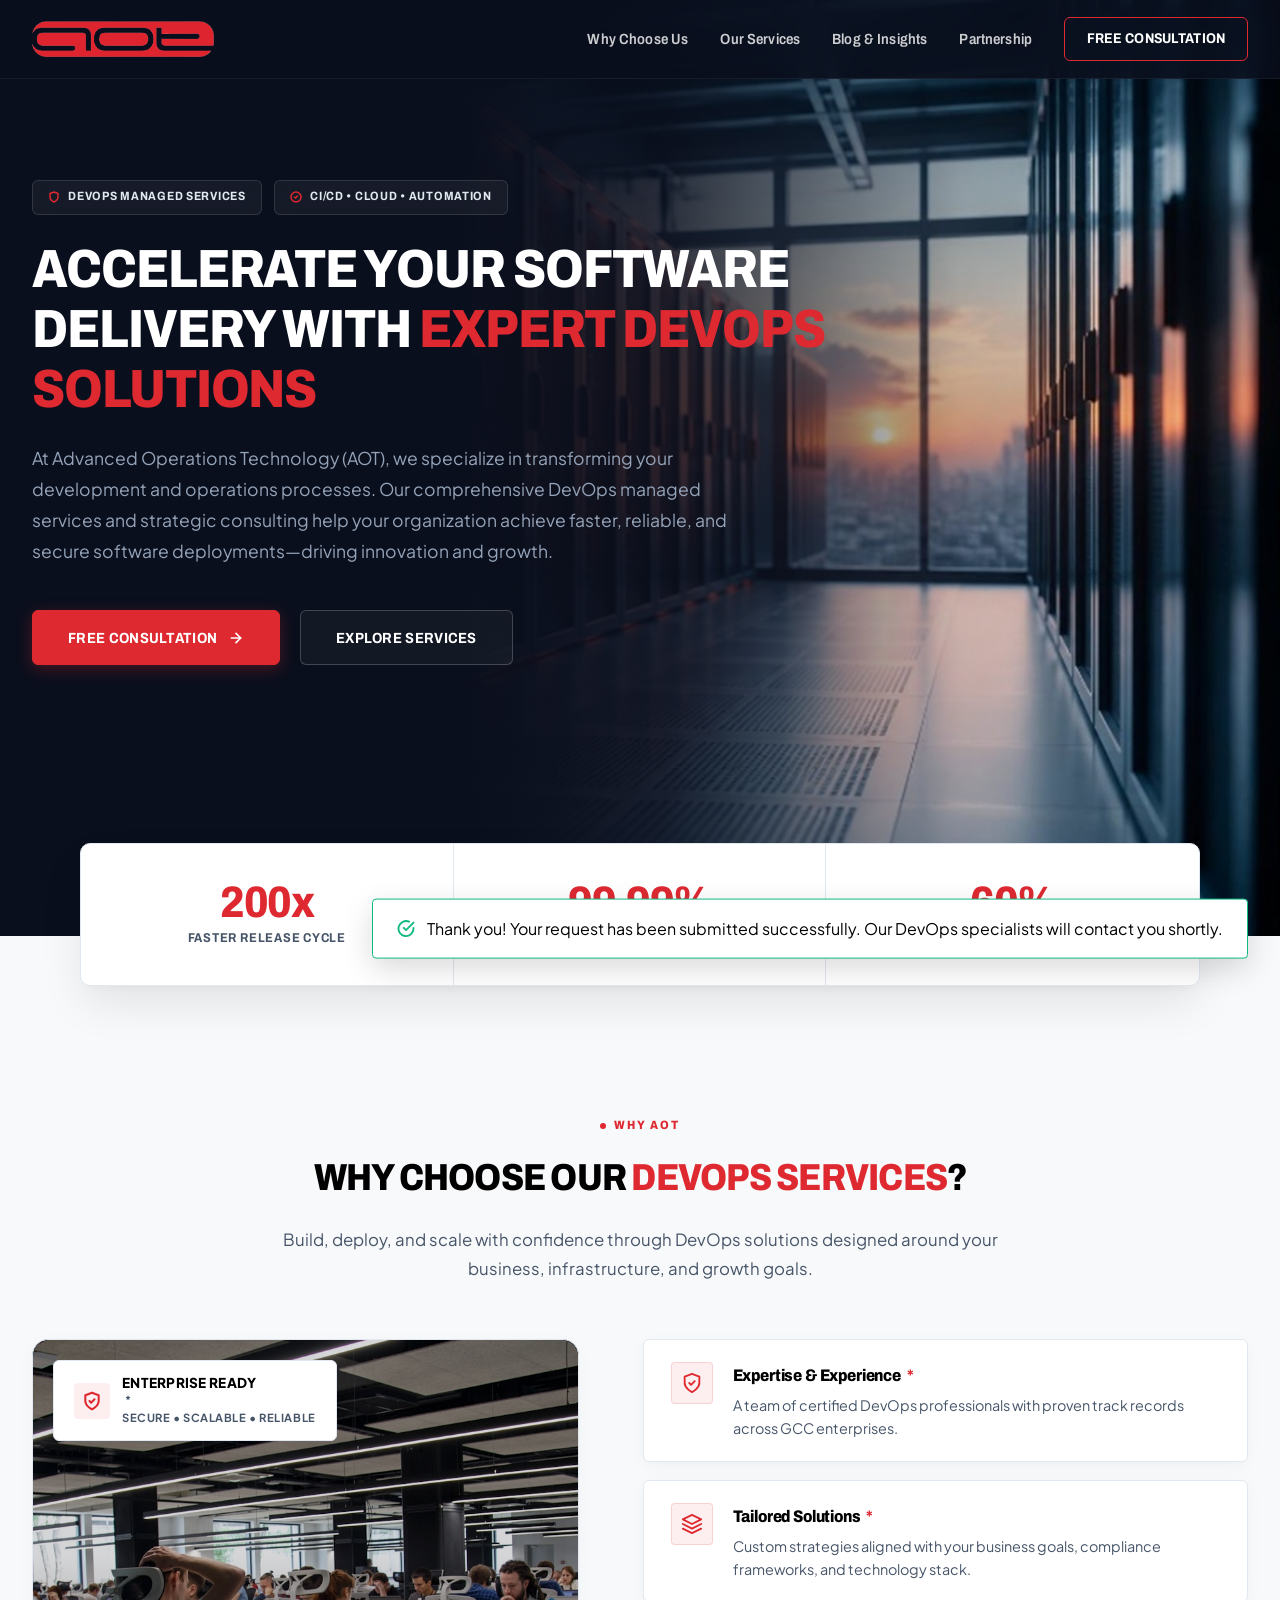
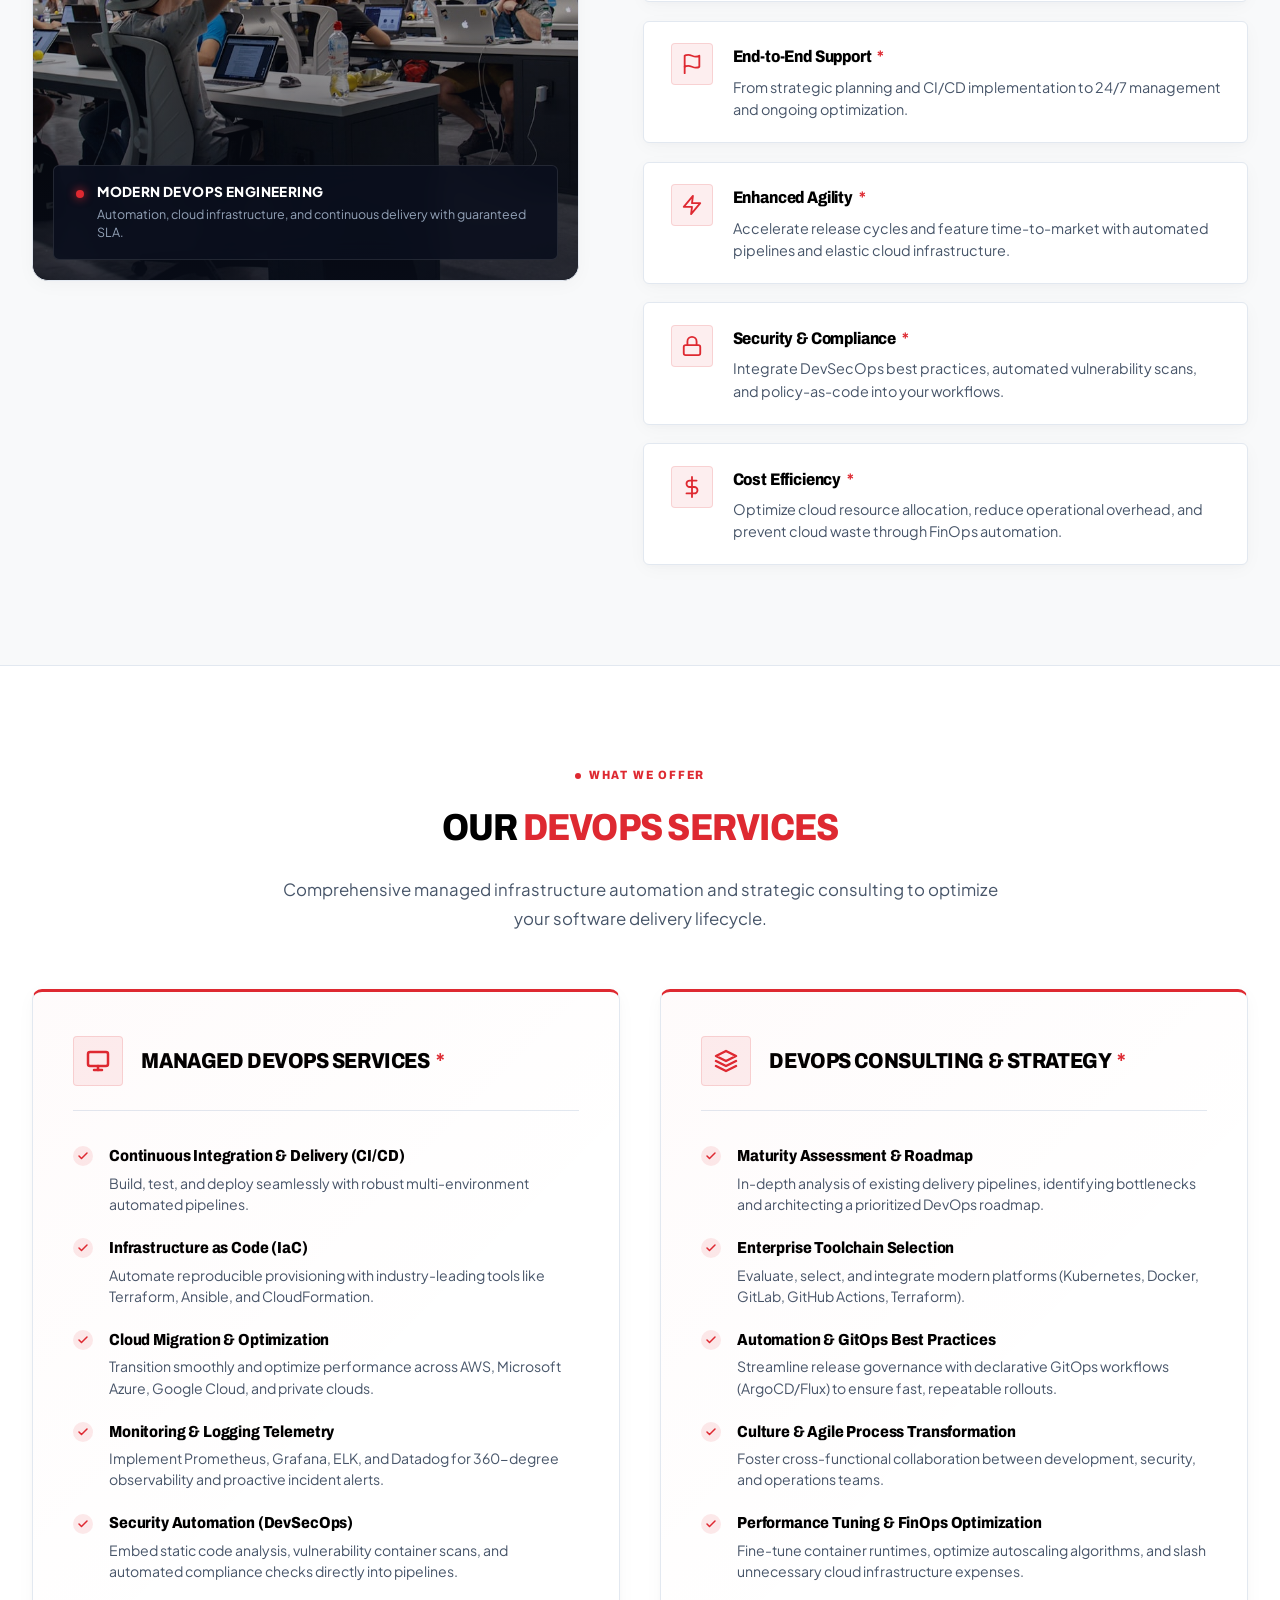
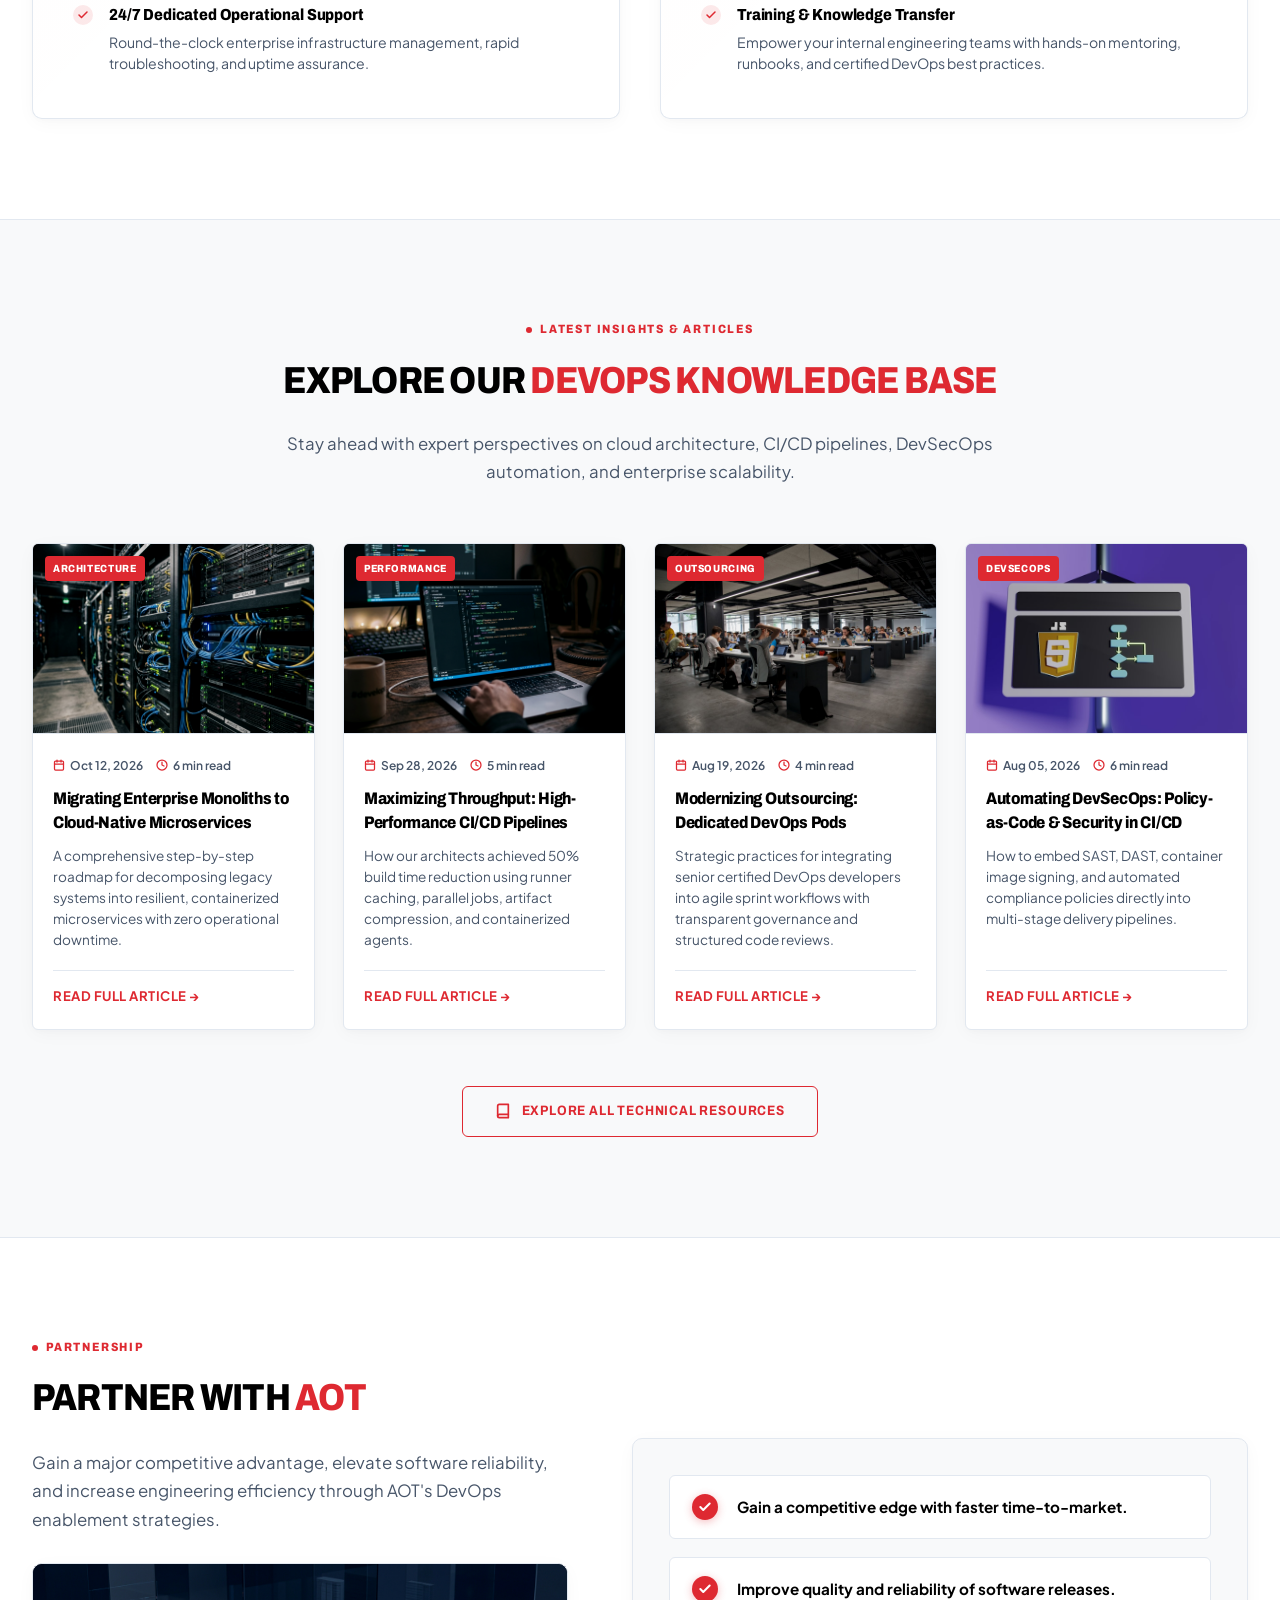
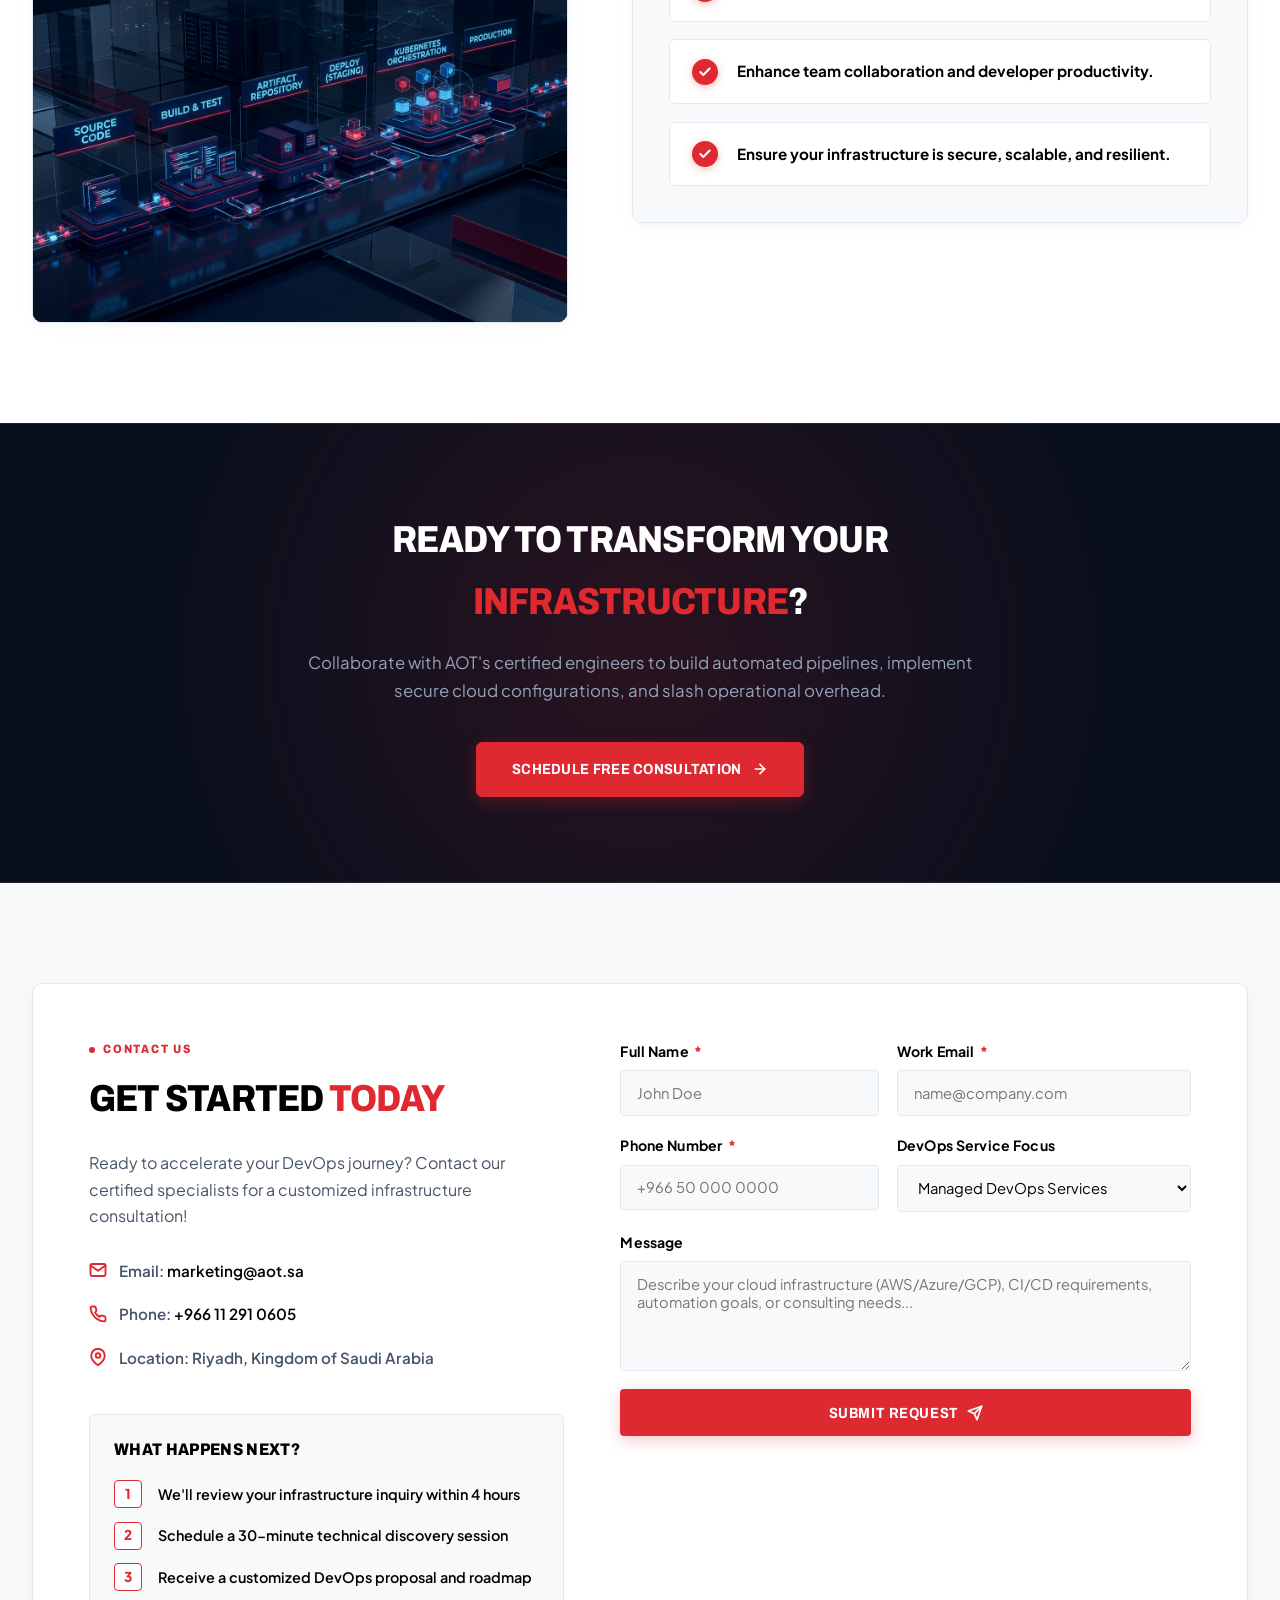
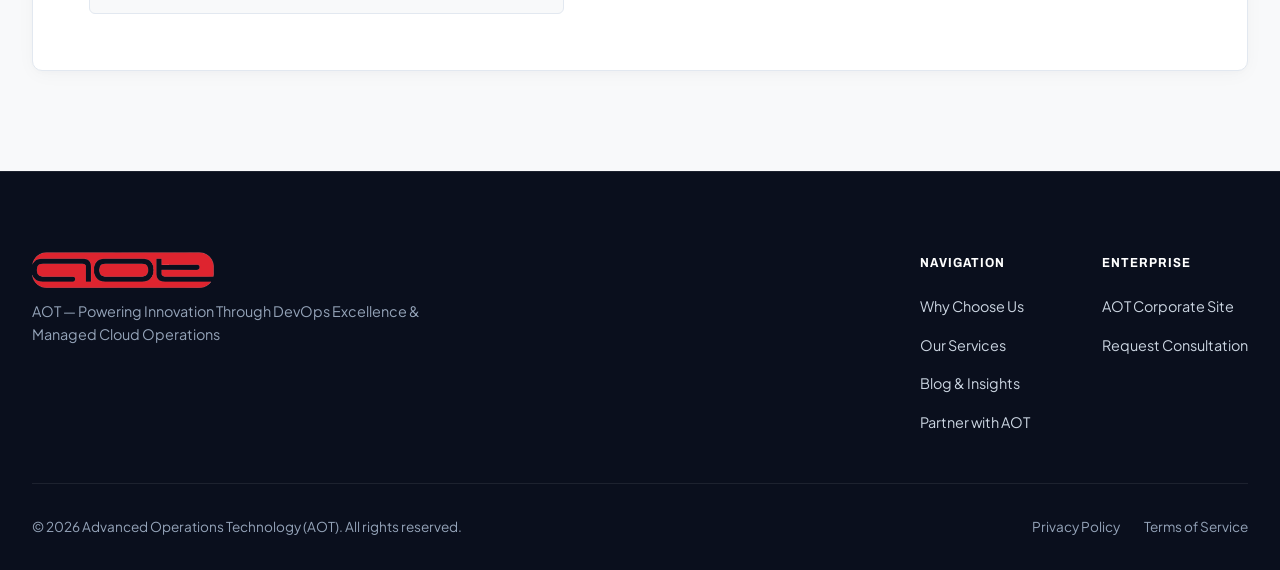
<file: index.html>
<!DOCTYPE html>
<html lang="en">
<head>
  <meta charset="UTF-8">
  <meta name="viewport" content="width=device-width, initial-scale=1.0">
  
  <!-- SEO Meta Tags -->
  <title>Accelerate Your Software Delivery with Expert DevOps Solutions | AOT</title>
  <meta name="description" content="Accelerate your software delivery with expert DevOps managed services and strategic consulting by AOT. Achieve faster, reliable, and secure software deployments.">
  <meta name="robots" content="index, follow">
  
  <!-- Open Graph -->
  <meta property="og:type" content="website">
  <meta property="og:title" content="Accelerate Your Software Delivery with Expert DevOps Solutions | AOT">
  <meta property="og:description" content="Accelerate your software delivery with expert DevOps managed services and strategic consulting. Partner with AOT for reliable deployments.">
  <meta property="og:url" content="https://www.aot.sa/devops-managed-services/">
  <meta property="og:site_name" content="AOT - Advanced Operations Technology">
  
  <!-- Google Fonts: Archivo (Headings) & Plus Jakarta Sans (Body) -->
  <link rel="preconnect" href="https://fonts.googleapis.com">
  <link rel="preconnect" href="https://fonts.gstatic.com" crossorigin>
  <link href="https://fonts.googleapis.com/css2?family=Archivo:ital,wdth,wght@0,62..125,100..900;1,62..125,100..900&family=Plus+Jakarta+Sans:ital,wght@0,300..800;1,300..800&display=swap" rel="stylesheet">

  <!-- Custom Stylesheet -->
  <link rel="stylesheet" href="css/style.css">
</head>
<body>

  <!-- Sticky Navigation Header (AOT Brand Style) -->
  <header class="site-header" id="siteHeader">
    <div class="container nav-container">
      <a href="#" class="logo-link" aria-label="AOT Home">
        <img src="images/aot-logo.png" alt="AOT Logo" class="header-logo">
      </a>
      
      <!-- Mobile Nav Trigger -->
      <button class="mobile-nav-toggle" id="mobileNavToggle" aria-label="Toggle navigation Menu" aria-expanded="false">
        <span></span>
        <span></span>
        <span></span>
      </button>
      
      <!-- Navigation Links -->
      <nav class="nav-menu" id="navMenu">
        <a href="#why-us" class="nav-link">Why Choose Us</a>
        <a href="#services" class="nav-link">Our Services</a>
        <a href="#blogs" class="nav-link">Blog &amp; Insights</a>
        <a href="#partner" class="nav-link">Partnership</a>
        <a href="#contact" class="nav-cta-btn">Free Consultation</a>
      </nav>
    </div>
  </header>

  <main>
    <!-- Left-Aligned Dark Hero Section -->
    <section class="hero-section" id="hero">
      <div class="container">
        <div class="hero-container-left">
          
          <!-- Left-Aligned Badge Capsules -->
          <div class="badge-wrapper">
            <div class="badge">
              <svg width="12" height="12" viewBox="0 0 24 24" fill="none" stroke="currentColor" stroke-width="3" stroke-linecap="round" stroke-linejoin="round" aria-hidden="true"><path d="M12 22s8-4 8-10V5l-8-3-8 3v7c0 6 8 10 8 10z"/></svg>
              DevOps Managed Services
            </div>
            <div class="badge">
              <svg width="12" height="12" viewBox="0 0 24 24" fill="none" stroke="currentColor" stroke-width="3" stroke-linecap="round" stroke-linejoin="round" aria-hidden="true"><circle cx="12" cy="12" r="10"/><path d="m9 12 2 2 4-4"/></svg>
              CI/CD &bull; Cloud &bull; Automation
            </div>
          </div>

          <!-- H1 Left-Aligned Headline with Brand Crimson Highlight -->
          <h1 class="hero-title">
            ACCELERATE YOUR SOFTWARE DELIVERY WITH <span class="highlight-red">EXPERT DEVOPS SOLUTIONS</span>
          </h1>
          
          <!-- Left-Aligned Subtext -->
          <p class="hero-description">
            At Advanced Operations Technology (AOT), we specialize in transforming your development and operations processes. Our comprehensive DevOps managed services and strategic consulting help your organization achieve faster, reliable, and secure software deployments—driving innovation and growth.
          </p>

          <!-- Left-Aligned Dual Action CTAs -->
          <div class="hero-ctas">
            <a href="#contact" class="btn-primary">
              Free Consultation
              <svg width="16" height="16" viewBox="0 0 24 24" fill="none" stroke="currentColor" stroke-width="2.5" stroke-linecap="round" stroke-linejoin="round"><line x1="5" y1="12" x2="19" y2="12"/><polyline points="12 5 19 12 12 19"/></svg>
            </a>
            <a href="#services" class="btn-secondary">Explore Services</a>
          </div>
        </div>

        <!-- Overlapping Stats Panel (Structured Editorial Box) -->
        <div class="stats-panel">
          <div class="stat-item">
            <div class="stat-value">200x</div>
            <div class="stat-label">Faster Release Cycle</div>
          </div>
          <div class="stat-item">
            <div class="stat-value">99.99%</div>
            <div class="stat-label">Infrastructure Uptime</div>
          </div>
          <div class="stat-item">
            <div class="stat-value">60%</div>
            <div class="stat-label">Cost Reduction</div>
          </div>
        </div>
      </div>
    </section>

    <!-- 1. Why Choose Our DevOps Services? Section -->
    <section id="why-us" class="why-section">
      <div class="container">

        <div class="why-heading">
          <span class="section-label">WHY AOT</span>
          <h2>
            WHY CHOOSE OUR <span class="highlight-red">DEVOPS SERVICES</span>?
          </h2>
          <p class="why-subtitle">
            Build, deploy, and scale with confidence through DevOps solutions designed around your business, infrastructure, and growth goals.
          </p>
        </div>

        <div class="why-layout">
          <!-- LEFT IMAGE & BADGE -->
          <div class="why-visual">
            <div class="why-image-wrapper">
              <img
                src="images/devops-team.jpg"
                alt="AOT DevOps Engineering Specialists Collaborating in Modern Operations Room"
                class="why-image"
              >
              <div class="why-image-overlay"></div>

              <!-- Floating badge -->
              <div class="why-experience-card">
                <div class="experience-icon">
                  <svg
                    width="20"
                    height="20"
                    viewBox="0 0 24 24"
                    fill="none"
                    stroke="currentColor"
                    stroke-width="2.5"
                    stroke-linecap="round"
                    stroke-linejoin="round"
                  >
                    <path d="M12 22s8-4 8-10V5l-8-3-8 3v7c0 6 8 10 8 10z"/>
                    <path d="m9 12 2 2 4-4"/>
                  </svg>
                </div>
                <div>
                  <strong>Enterprise Ready <span class="brand-asterisk">*</span></strong>
                  <span>Secure &bull; Scalable &bull; Reliable</span>
                </div>
              </div>

              <!-- Bottom caption -->
              <div class="why-image-caption">
                <span class="caption-dot"></span>
                <div>
                  <strong>Modern DevOps Engineering</strong>
                  <p>
                    Automation, cloud infrastructure, and continuous delivery with guaranteed SLA.
                  </p>
                </div>
              </div>
            </div>
          </div>

          <!-- RIGHT 6 FEATURES (Clean Structured Boxes) -->
          <div class="why-features">
            <div class="why-feature-card">
              <div class="why-feature-icon">
                <svg width="22" height="22" viewBox="0 0 24 24" fill="none" stroke="currentColor" stroke-width="2" stroke-linecap="round" stroke-linejoin="round"><path d="M12 22s8-4 8-10V5l-8-3-8 3v7c0 6 8 10 8 10z"/><path d="m9 12 2 2 4-4"/></svg>
              </div>
              <div class="why-feature-content">
                <h3>Expertise &amp; Experience <span class="brand-asterisk">*</span></h3>
                <p>
                  A team of certified DevOps professionals with proven track records across GCC enterprises.
                </p>
              </div>
            </div>

            <div class="why-feature-card">
              <div class="why-feature-icon">
                <svg width="22" height="22" viewBox="0 0 24 24" fill="none" stroke="currentColor" stroke-width="2" stroke-linecap="round" stroke-linejoin="round"><polygon points="12 2 2 7 12 12 22 7 12 2"/><polyline points="2 17 12 22 22 17"/><polyline points="2 12 12 17 22 12"/></svg>
              </div>
              <div class="why-feature-content">
                <h3>Tailored Solutions <span class="brand-asterisk">*</span></h3>
                <p>
                  Custom strategies aligned with your business goals, compliance frameworks, and technology stack.
                </p>
              </div>
            </div>

            <div class="why-feature-card">
              <div class="why-feature-icon">
                <svg width="22" height="22" viewBox="0 0 24 24" fill="none" stroke="currentColor" stroke-width="2" stroke-linecap="round" stroke-linejoin="round"><path d="M4 15s1-1 4-1 5 2 8 2 4-1 4-1V3s-1 1-4 1-5-2-8-2-4 1-4 1z"/><line x1="4" y1="22" x2="4" y2="15"/></svg>
              </div>
              <div class="why-feature-content">
                <h3>End-to-End Support <span class="brand-asterisk">*</span></h3>
                <p>
                  From strategic planning and CI/CD implementation to 24/7 management and ongoing optimization.
                </p>
              </div>
            </div>

            <div class="why-feature-card">
              <div class="why-feature-icon">
                <svg width="22" height="22" viewBox="0 0 24 24" fill="none" stroke="currentColor" stroke-width="2" stroke-linecap="round" stroke-linejoin="round"><polygon points="13 2 3 14 12 14 11 22 21 10 12 10 13 2"/></svg>
              </div>
              <div class="why-feature-content">
                <h3>Enhanced Agility <span class="brand-asterisk">*</span></h3>
                <p>
                  Accelerate release cycles and feature time-to-market with automated pipelines and elastic cloud infrastructure.
                </p>
              </div>
            </div>

            <div class="why-feature-card">
              <div class="why-feature-icon">
                <svg width="22" height="22" viewBox="0 0 24 24" fill="none" stroke="currentColor" stroke-width="2" stroke-linecap="round" stroke-linejoin="round"><rect x="3" y="11" width="18" height="11" rx="2"/><path d="M7 11V7a5 5 0 0 1 10 0v4"/></svg>
              </div>
              <div class="why-feature-content">
                <h3>Security &amp; Compliance <span class="brand-asterisk">*</span></h3>
                <p>
                  Integrate DevSecOps best practices, automated vulnerability scans, and policy-as-code into your workflows.
                </p>
              </div>
            </div>

            <div class="why-feature-card">
              <div class="why-feature-icon">
                <svg width="22" height="22" viewBox="0 0 24 24" fill="none" stroke="currentColor" stroke-width="2" stroke-linecap="round" stroke-linejoin="round"><line x1="12" y1="1" x2="12" y2="23"/><path d="M17 5H9.5a3.5 3.5 0 0 0 0 7h5a3.5 3.5 0 0 1 0 7H6"/></svg>
              </div>
              <div class="why-feature-content">
                <h3>Cost Efficiency <span class="brand-asterisk">*</span></h3>
                <p>
                  Optimize cloud resource allocation, reduce operational overhead, and prevent cloud waste through FinOps automation.
                </p>
              </div>
            </div>
          </div>
        </div>
      </div>
    </section>

    <!-- 2. Our Services Section (Symmetrical Editorial Cards) -->
    <section class="services-section" id="services">
      <div class="container">
        <div class="services-heading">
          <span class="section-label">WHAT WE OFFER</span>
          <h2>OUR <span class="highlight-red">DEVOPS SERVICES</span></h2>
          <p class="services-subtitle">
            Comprehensive managed infrastructure automation and strategic consulting to optimize your software delivery lifecycle.
          </p>
        </div>
        
        <div class="services-grid-2col">
          <!-- Category 1: Managed DevOps Services -->
          <div class="service-category-card">
            <div class="service-category-header">
              <div class="service-category-icon" aria-hidden="true">
                <svg width="24" height="24" viewBox="0 0 24 24" fill="none" stroke="currentColor" stroke-width="2.5" stroke-linecap="round" stroke-linejoin="round"><rect x="2" y="3" width="20" height="14" rx="2" ry="2"/><line x1="8" y1="21" x2="16" y2="21"/><line x1="12" y1="17" x2="12" y2="21"/></svg>
              </div>
              <h3>Managed DevOps Services <span class="brand-asterisk">*</span></h3>
            </div>
            <ul class="service-items-list">
              <li class="service-item-row">
                <div class="item-check-icon">
                  <svg width="12" height="12" viewBox="0 0 24 24" fill="none" stroke="currentColor" stroke-width="3" stroke-linecap="round" stroke-linejoin="round"><polyline points="20 6 9 17 4 12"/></svg>
                </div>
                <div class="item-content">
                  <h4>Continuous Integration &amp; Delivery (CI/CD)</h4>
                  <p>Build, test, and deploy seamlessly with robust multi-environment automated pipelines.</p>
                </div>
              </li>
              <li class="service-item-row">
                <div class="item-check-icon">
                  <svg width="12" height="12" viewBox="0 0 24 24" fill="none" stroke="currentColor" stroke-width="3" stroke-linecap="round" stroke-linejoin="round"><polyline points="20 6 9 17 4 12"/></svg>
                </div>
                <div class="item-content">
                  <h4>Infrastructure as Code (IaC)</h4>
                  <p>Automate reproducible provisioning with industry-leading tools like Terraform, Ansible, and CloudFormation.</p>
                </div>
              </li>
              <li class="service-item-row">
                <div class="item-check-icon">
                  <svg width="12" height="12" viewBox="0 0 24 24" fill="none" stroke="currentColor" stroke-width="3" stroke-linecap="round" stroke-linejoin="round"><polyline points="20 6 9 17 4 12"/></svg>
                </div>
                <div class="item-content">
                  <h4>Cloud Migration &amp; Optimization</h4>
                  <p>Transition smoothly and optimize performance across AWS, Microsoft Azure, Google Cloud, and private clouds.</p>
                </div>
              </li>
              <li class="service-item-row">
                <div class="item-check-icon">
                  <svg width="12" height="12" viewBox="0 0 24 24" fill="none" stroke="currentColor" stroke-width="3" stroke-linecap="round" stroke-linejoin="round"><polyline points="20 6 9 17 4 12"/></svg>
                </div>
                <div class="item-content">
                  <h4>Monitoring &amp; Logging Telemetry</h4>
                  <p>Implement Prometheus, Grafana, ELK, and Datadog for 360-degree observability and proactive incident alerts.</p>
                </div>
              </li>
              <li class="service-item-row">
                <div class="item-check-icon">
                  <svg width="12" height="12" viewBox="0 0 24 24" fill="none" stroke="currentColor" stroke-width="3" stroke-linecap="round" stroke-linejoin="round"><polyline points="20 6 9 17 4 12"/></svg>
                </div>
                <div class="item-content">
                  <h4>Security Automation (DevSecOps)</h4>
                  <p>Embed static code analysis, vulnerability container scans, and automated compliance checks directly into pipelines.</p>
                </div>
              </li>
              <li class="service-item-row">
                <div class="item-check-icon">
                  <svg width="12" height="12" viewBox="0 0 24 24" fill="none" stroke="currentColor" stroke-width="3" stroke-linecap="round" stroke-linejoin="round"><polyline points="20 6 9 17 4 12"/></svg>
                </div>
                <div class="item-content">
                  <h4>24/7 Dedicated Operational Support</h4>
                  <p>Round-the-clock enterprise infrastructure management, rapid troubleshooting, and uptime assurance.</p>
                </div>
              </li>
            </ul>
          </div>

          <!-- Category 2: DevOps Consulting & Strategy -->
          <div class="service-category-card">
            <div class="service-category-header">
              <div class="service-category-icon" aria-hidden="true">
                <svg width="24" height="24" viewBox="0 0 24 24" fill="none" stroke="currentColor" stroke-width="2.5" stroke-linecap="round" stroke-linejoin="round"><polygon points="12 2 2 7 12 12 22 7 12 2"/><polyline points="2 17 12 22 22 17"/><polyline points="2 12 12 17 22 12"/></svg>
              </div>
              <h3>DevOps Consulting &amp; Strategy <span class="brand-asterisk">*</span></h3>
            </div>
            <ul class="service-items-list">
              <li class="service-item-row">
                <div class="item-check-icon">
                  <svg width="12" height="12" viewBox="0 0 24 24" fill="none" stroke="currentColor" stroke-width="3" stroke-linecap="round" stroke-linejoin="round"><polyline points="20 6 9 17 4 12"/></svg>
                </div>
                <div class="item-content">
                  <h4>Maturity Assessment &amp; Roadmap</h4>
                  <p>In-depth analysis of existing delivery pipelines, identifying bottlenecks and architecting a prioritized DevOps roadmap.</p>
                </div>
              </li>
              <li class="service-item-row">
                <div class="item-check-icon">
                  <svg width="12" height="12" viewBox="0 0 24 24" fill="none" stroke="currentColor" stroke-width="3" stroke-linecap="round" stroke-linejoin="round"><polyline points="20 6 9 17 4 12"/></svg>
                </div>
                <div class="item-content">
                  <h4>Enterprise Toolchain Selection</h4>
                  <p>Evaluate, select, and integrate modern platforms (Kubernetes, Docker, GitLab, GitHub Actions, Terraform).</p>
                </div>
              </li>
              <li class="service-item-row">
                <div class="item-check-icon">
                  <svg width="12" height="12" viewBox="0 0 24 24" fill="none" stroke="currentColor" stroke-width="3" stroke-linecap="round" stroke-linejoin="round"><polyline points="20 6 9 17 4 12"/></svg>
                </div>
                <div class="item-content">
                  <h4>Automation &amp; GitOps Best Practices</h4>
                  <p>Streamline release governance with declarative GitOps workflows (ArgoCD/Flux) to ensure fast, repeatable rollouts.</p>
                </div>
              </li>
              <li class="service-item-row">
                <div class="item-check-icon">
                  <svg width="12" height="12" viewBox="0 0 24 24" fill="none" stroke="currentColor" stroke-width="3" stroke-linecap="round" stroke-linejoin="round"><polyline points="20 6 9 17 4 12"/></svg>
                </div>
                <div class="item-content">
                  <h4>Culture &amp; Agile Process Transformation</h4>
                  <p>Foster cross-functional collaboration between development, security, and operations teams.</p>
                </div>
              </li>
              <li class="service-item-row">
                <div class="item-check-icon">
                  <svg width="12" height="12" viewBox="0 0 24 24" fill="none" stroke="currentColor" stroke-width="3" stroke-linecap="round" stroke-linejoin="round"><polyline points="20 6 9 17 4 12"/></svg>
                </div>
                <div class="item-content">
                  <h4>Performance Tuning &amp; FinOps Optimization</h4>
                  <p>Fine-tune container runtimes, optimize autoscaling algorithms, and slash unnecessary cloud infrastructure expenses.</p>
                </div>
              </li>
              <li class="service-item-row">
                <div class="item-check-icon">
                  <svg width="12" height="12" viewBox="0 0 24 24" fill="none" stroke="currentColor" stroke-width="3" stroke-linecap="round" stroke-linejoin="round"><polyline points="20 6 9 17 4 12"/></svg>
                </div>
                <div class="item-content">
                  <h4>Training &amp; Knowledge Transfer</h4>
                  <p>Empower your internal engineering teams with hands-on mentoring, runbooks, and certified DevOps best practices.</p>
                </div>
              </li>
            </ul>
          </div>
        </div>
      </div>
    </section>

    <!-- 3. Blogs & Resources Section (Editorial Cards) -->
    <section class="blogs-section" id="blogs">
      <div class="container">
        <div class="blogs-heading">
          <span class="section-label">LATEST INSIGHTS &amp; ARTICLES</span>
          <h2>
            EXPLORE OUR <span class="highlight-red">DEVOPS KNOWLEDGE BASE</span>
          </h2>
          <p class="blogs-subtitle">
            Stay ahead with expert perspectives on cloud architecture, CI/CD pipelines, DevSecOps automation, and enterprise scalability.
          </p>
        </div>

        <div class="grid-4col">
          <!-- Blog Card 1: Architecture -->
          <article class="blog-card">
            <div class="blog-image-box">
              <img src="images/blog-post-1.jpg" alt="Enterprise Server Room with High-Speed Fiber Optics" class="blog-img" loading="lazy">
              <span class="blog-badge">ARCHITECTURE</span>
            </div>
            <div class="blog-content">
              <div class="blog-meta-line">
                <span class="meta-item">
                  <svg width="12" height="12" viewBox="0 0 24 24" fill="none" stroke="currentColor" stroke-width="2.5" stroke-linecap="round" stroke-linejoin="round" class="meta-icon"><rect x="3" y="4" width="18" height="18" rx="2" ry="2"/><line x1="16" y1="2" x2="16" y2="6"/><line x1="8" y1="2" x2="8" y2="6"/><line x1="3" y1="10" x2="21" y2="10"/></svg>
                  Oct 12, 2026
                </span>
                <span class="meta-item">
                  <svg width="12" height="12" viewBox="0 0 24 24" fill="none" stroke="currentColor" stroke-width="2.5" stroke-linecap="round" stroke-linejoin="round" class="meta-icon"><circle cx="12" cy="12" r="10"/><polyline points="12 6 12 12 16 14"/></svg>
                  6 min read
                </span>
              </div>
              <h3 class="blog-title">Migrating Enterprise Monoliths to Cloud-Native Microservices</h3>
              <p class="blog-desc">
                A comprehensive step-by-step roadmap for decomposing legacy systems into resilient, containerized microservices with zero operational downtime.
              </p>
              <div class="blog-divider"></div>
              <a href="#contact" class="blog-read-link">
                Read Full Article &rarr;
              </a>
            </div>
          </article>

          <!-- Blog Card 2: Performance -->
          <article class="blog-card">
            <div class="blog-image-box">
              <img src="images/blog-post-2.jpg" alt="Developer IDE Workspace and Automated Test Results" class="blog-img" loading="lazy">
              <span class="blog-badge">PERFORMANCE</span>
            </div>
            <div class="blog-content">
              <div class="blog-meta-line">
                <span class="meta-item">
                  <svg width="12" height="12" viewBox="0 0 24 24" fill="none" stroke="currentColor" stroke-width="2.5" stroke-linecap="round" stroke-linejoin="round" class="meta-icon"><rect x="3" y="4" width="18" height="18" rx="2" ry="2"/><line x1="16" y1="2" x2="16" y2="6"/><line x1="8" y1="2" x2="8" y2="6"/><line x1="3" y1="10" x2="21" y2="10"/></svg>
                  Sep 28, 2026
                </span>
                <span class="meta-item">
                  <svg width="12" height="12" viewBox="0 0 24 24" fill="none" stroke="currentColor" stroke-width="2.5" stroke-linecap="round" stroke-linejoin="round" class="meta-icon"><circle cx="12" cy="12" r="10"/><polyline points="12 6 12 12 16 14"/></svg>
                  5 min read
                </span>
              </div>
              <h3 class="blog-title">Maximizing Throughput: High-Performance CI/CD Pipelines</h3>
              <p class="blog-desc">
                How our architects achieved 50% build time reduction using runner caching, parallel jobs, artifact compression, and containerized agents.
              </p>
              <div class="blog-divider"></div>
              <a href="#contact" class="blog-read-link">
                Read Full Article &rarr;
              </a>
            </div>
          </article>

          <!-- Blog Card 3: Outsourcing -->
          <article class="blog-card">
            <div class="blog-image-box">
              <img src="images/blog-post-3.jpg" alt="Modern Network Operations Center and Telemetry Dashboard" class="blog-img" loading="lazy">
              <span class="blog-badge">OUTSOURCING</span>
            </div>
            <div class="blog-content">
              <div class="blog-meta-line">
                <span class="meta-item">
                  <svg width="12" height="12" viewBox="0 0 24 24" fill="none" stroke="currentColor" stroke-width="2.5" stroke-linecap="round" stroke-linejoin="round" class="meta-icon"><rect x="3" y="4" width="18" height="18" rx="2" ry="2"/><line x1="16" y1="2" x2="16" y2="6"/><line x1="8" y1="2" x2="8" y2="6"/><line x1="3" y1="10" x2="21" y2="10"/></svg>
                  Aug 19, 2026
                </span>
                <span class="meta-item">
                  <svg width="12" height="12" viewBox="0 0 24 24" fill="none" stroke="currentColor" stroke-width="2.5" stroke-linecap="round" stroke-linejoin="round" class="meta-icon"><circle cx="12" cy="12" r="10"/><polyline points="12 6 12 12 16 14"/></svg>
                  4 min read
                </span>
              </div>
              <h3 class="blog-title">Modernizing Outsourcing: Dedicated DevOps Pods</h3>
              <p class="blog-desc">
                Strategic practices for integrating senior certified DevOps developers into agile sprint workflows with transparent governance and structured code reviews.
              </p>
              <div class="blog-divider"></div>
              <a href="#contact" class="blog-read-link">
                Read Full Article &rarr;
              </a>
            </div>
          </article>

          <!-- Blog Card 4: DevSecOps -->
          <article class="blog-card">
            <div class="blog-image-box">
              <img src="images/blog-post-4.jpg" alt="Cloud Security DevSecOps Kubernetes Container Infrastructure" class="blog-img" loading="lazy">
              <span class="blog-badge">DEVSECOPS</span>
            </div>
            <div class="blog-content">
              <div class="blog-meta-line">
                <span class="meta-item">
                  <svg width="12" height="12" viewBox="0 0 24 24" fill="none" stroke="currentColor" stroke-width="2.5" stroke-linecap="round" stroke-linejoin="round" class="meta-icon"><rect x="3" y="4" width="18" height="18" rx="2" ry="2"/><line x1="16" y1="2" x2="16" y2="6"/><line x1="8" y1="2" x2="8" y2="6"/><line x1="3" y1="10" x2="21" y2="10"/></svg>
                  Aug 05, 2026
                </span>
                <span class="meta-item">
                  <svg width="12" height="12" viewBox="0 0 24 24" fill="none" stroke="currentColor" stroke-width="2.5" stroke-linecap="round" stroke-linejoin="round" class="meta-icon"><circle cx="12" cy="12" r="10"/><polyline points="12 6 12 12 16 14"/></svg>
                  6 min read
                </span>
              </div>
              <h3 class="blog-title">Automating DevSecOps: Policy-as-Code &amp; Security in CI/CD</h3>
              <p class="blog-desc">
                How to embed SAST, DAST, container image signing, and automated compliance policies directly into multi-stage delivery pipelines.
              </p>
              <div class="blog-divider"></div>
              <a href="#contact" class="blog-read-link">
                Read Full Article &rarr;
              </a>
            </div>
          </article>
        </div>

        <div class="blogs-action-wrapper">
          <a href="https://www.aot.sa/insights/" class="blog-explore-btn" target="_blank" rel="noopener">
            <svg width="16" height="16" viewBox="0 0 24 24" fill="none" stroke="currentColor" stroke-width="2.5" stroke-linecap="round" stroke-linejoin="round" class="action-icon"><path d="M4 19.5A2.5 2.5 0 0 1 6.5 17H20"/><path d="M6.5 2H20v20H6.5A2.5 2.5 0 0 1 4 19.5v-15A2.5 2.5 0 0 1 6.5 2z"/></svg>
            Explore All Technical Resources
          </a>
        </div>
      </div>
    </section>

    <!-- 4. Partner with Us Section (Split Layout) -->
    <section class="impact-section" id="partner">
      <div class="container split-layout">
        <!-- LEFT: HEADING + LEAD TEXT + ILLUSTRATION -->
        <div class="split-left">
          <span class="section-label">PARTNERSHIP</span>
          <h2>PARTNER WITH <span class="highlight-red">AOT</span></h2>
          <p class="partnership-lead">
            Gain a major competitive advantage, elevate software reliability, and increase engineering efficiency through AOT's DevOps enablement strategies.
          </p>
          <div class="partnership-graphic-wrapper">
            <img src="images/devops_partnership.jpg" alt="AOT Automated CI/CD Pipeline Architecture and Kubernetes Orchestration" class="partnership-img">
          </div>
        </div>

        <!-- RIGHT: 4 CHECKPOINTS FROM PDF -->
        <div class="split-right">
          <ul class="outcome-list">
            <li class="outcome-item">
              <div class="outcome-icon" aria-hidden="true">
                <svg width="14" height="14" viewBox="0 0 24 24" fill="none" stroke="currentColor" stroke-width="3.5" stroke-linecap="round" stroke-linejoin="round"><polyline points="20 6 9 17 4 12"/></svg>
              </div>
              <span class="outcome-text">Gain a competitive edge with faster time-to-market.</span>
            </li>

            <li class="outcome-item">
              <div class="outcome-icon" aria-hidden="true">
                <svg width="14" height="14" viewBox="0 0 24 24" fill="none" stroke="currentColor" stroke-width="3.5" stroke-linecap="round" stroke-linejoin="round"><polyline points="20 6 9 17 4 12"/></svg>
              </div>
              <span class="outcome-text">Improve quality and reliability of software releases.</span>
            </li>

            <li class="outcome-item">
              <div class="outcome-icon" aria-hidden="true">
                <svg width="14" height="14" viewBox="0 0 24 24" fill="none" stroke="currentColor" stroke-width="3.5" stroke-linecap="round" stroke-linejoin="round"><polyline points="20 6 9 17 4 12"/></svg>
              </div>
              <span class="outcome-text">Enhance team collaboration and developer productivity.</span>
            </li>

            <li class="outcome-item">
              <div class="outcome-icon" aria-hidden="true">
                <svg width="14" height="14" viewBox="0 0 24 24" fill="none" stroke="currentColor" stroke-width="3.5" stroke-linecap="round" stroke-linejoin="round"><polyline points="20 6 9 17 4 12"/></svg>
              </div>
              <span class="outcome-text">Ensure your infrastructure is secure, scalable, and resilient.</span>
            </li>
          </ul>
        </div>
      </div>
    </section>

    <!-- 5. Intermediate CTA Banner -->
    <section class="banner-cta-section">
      <div class="container banner-cta-container">
        <h2 class="banner-cta-title">READY TO TRANSFORM YOUR <span class="highlight-red">INFRASTRUCTURE</span>?</h2>
        <p class="banner-cta-desc">
          Collaborate with AOT's certified engineers to build automated pipelines, implement secure cloud configurations, and slash operational overhead.
        </p>
        <a href="#contact" class="btn-primary">
          Schedule Free Consultation
          <svg width="16" height="16" viewBox="0 0 24 24" fill="none" stroke="currentColor" stroke-width="2.5" stroke-linecap="round" stroke-linejoin="round"><line x1="5" y1="12" x2="19" y2="12"/><polyline points="12 5 19 12 12 19"/></svg>
        </a>
      </div>
    </section>

    <!-- 6. Get Started Today / Contact Section -->
    <section class="cta-section" id="contact">
      <div class="container">
        <div class="cta-card">
          <!-- CTA Info -->
          <div class="cta-info">
            <span class="section-label">CONTACT US</span>
            <h2>GET STARTED <span class="highlight-red">TODAY</span></h2>
            <p>
              Ready to accelerate your DevOps journey? Contact our certified specialists for a customized infrastructure consultation!
            </p>
            <div class="cta-details">
              <div class="cta-detail-item">
                <svg width="18" height="18" viewBox="0 0 24 24" fill="none" stroke="currentColor" stroke-width="2.5" stroke-linecap="round" stroke-linejoin="round" aria-hidden="true"><path d="M4 4h16c1.1 0 2 .9 2 2v12c0 1.1-.9 2-2 2H4c-1.1 0-2-.9-2-2V6c0-1.1.9-2 2-2z"/><polyline points="22,6 12,13 2,6"/></svg>
                <span>Email: <a href="mailto:marketing@aot.sa">marketing@aot.sa</a></span>
              </div>
              <div class="cta-detail-item">
                <svg width="18" height="18" viewBox="0 0 24 24" fill="none" stroke="currentColor" stroke-width="2.5" stroke-linecap="round" stroke-linejoin="round" aria-hidden="true"><path d="M22 16.92v3a2 2 0 0 1-2.18 2 19.79 19.79 0 0 1-8.63-3.07 19.5 19.5 0 0 1-6-6 19.79 19.79 0 0 1-3.07-8.67A2 2 0 0 1 4.11 2h3a2 2 0 0 1 2 1.72 12.84 12.84 0 0 0 .7 2.81 2 2 0 0 1-.45 2.11L8.09 9.91a16 16 0 0 0 6 6l1.27-1.27a2 2 0 0 1 2.11-.45 12.84 12.84 0 0 0 2.81.7A2 2 0 0 1 22 16.92z"/></svg>
                <span>Phone: <a href="tel:+966112910605">+966 11 291 0605</a></span>
              </div>
              <div class="cta-detail-item">
                <svg width="18" height="18" viewBox="0 0 24 24" fill="none" stroke="currentColor" stroke-width="2.5" stroke-linecap="round" stroke-linejoin="round" aria-hidden="true"><path d="M21 10c0 7-9 13-9 13s-9-6-9-13a9 9 0 0 1 18 0z"/><circle cx="12" cy="10" r="3"/></svg>
                <span>Location: Riyadh, Kingdom of Saudi Arabia</span>
              </div>
            </div>

            <!-- What happens next timeline card -->
            <div class="next-steps-card">
              <h3 class="next-steps-title">What happens next?</h3>
              <div class="next-steps-list">
                <div class="next-step-item">
                  <span class="step-number">1</span>
                  <span class="step-text">We'll review your infrastructure inquiry within 4 hours</span>
                </div>
                <div class="next-step-item">
                  <span class="step-number">2</span>
                  <span class="step-text">Schedule a 30-minute technical discovery session</span>
                </div>
                <div class="next-step-item">
                  <span class="step-number">3</span>
                  <span class="step-text">Receive a customized DevOps proposal and roadmap</span>
                </div>
              </div>
            </div>
          </div>

          <!-- Contact Form -->
          <form class="contact-form" id="contactForm" aria-label="Request DevOps Consultation Form">
            <div class="form-grid">
              <div class="form-group">
                <label for="name">Full Name <span class="required-asterisk">*</span></label>
                <input type="text" id="name" name="name" class="form-control" placeholder="John Doe" required>
              </div>
              
              <div class="form-group">
                <label for="email">Work Email <span class="required-asterisk">*</span></label>
                <input type="email" id="email" name="email" class="form-control" placeholder="name@company.com" required>
              </div>
              
              <div class="form-group">
                <label for="phone">Phone Number <span class="required-asterisk">*</span></label>
                <input type="tel" id="phone" name="phone" class="form-control" placeholder="+966 50 000 0000" required>
              </div>
              
              <div class="form-group">
                <label for="service">DevOps Service Focus</label>
                <select id="service" name="service" class="form-control">
                  <option value="Managed DevOps Services">Managed DevOps Services</option>
                  <option value="DevOps Consulting &amp; Strategy">DevOps Consulting &amp; Strategy</option>
                  <option value="CI/CD Pipeline Automation">CI/CD Pipeline Automation</option>
                  <option value="Cloud Migration &amp; Optimization">Cloud Migration &amp; Optimization</option>
                  <option value="Infrastructure as Code (IaC)">Infrastructure as Code (IaC)</option>
                  <option value="Security Automation (DevSecOps)">Security Automation (DevSecOps)</option>
                </select>
              </div>
            </div>
            
            <div class="form-group">
              <label for="message">Message</label>
              <textarea id="message" name="message" class="form-control" placeholder="Describe your cloud infrastructure (AWS/Azure/GCP), CI/CD requirements, automation goals, or consulting needs..."></textarea>
            </div>

            <button type="submit" class="btn-submit" id="submitBtn">
              Submit Request
              <svg width="16" height="16" viewBox="0 0 24 24" fill="none" stroke="currentColor" stroke-width="2.5" stroke-linecap="round" stroke-linejoin="round"><line x1="22" y1="2" x2="11" y2="13"/><polygon points="22 2 15 22 11 13 2 9 22 2"/></svg>
            </button>
          </form>
        </div>
      </div>
    </section>
  </main>

  <!-- Success Toast Alert -->
  <div class="toast-msg" id="toastMsg" role="alert" aria-live="assertive">
    <svg width="18" height="18" viewBox="0 0 24 24" fill="none" stroke="currentColor" stroke-width="2.5" stroke-linecap="round" stroke-linejoin="round" style="color: var(--success);"><path d="M22 11.08V12a10 10 0 1 1-5.93-9.14"/><polyline points="22 4 12 14.01 9 11.01"/></svg>
    <span>Thank you! Your request has been submitted successfully. Our DevOps specialists will contact you shortly.</span>
  </div>

  <!-- Corporate Dark Footer -->
  <footer class="site-footer">
    <div class="container">
      <div class="footer-top">
        <div class="footer-brand">
          <a href="#" class="logo-link">
            <img src="images/aot-logo.png" alt="AOT Logo" class="footer-logo">
          </a>
          <p class="footer-tagline">
            AOT — Powering Innovation Through DevOps Excellence &amp; Managed Cloud Operations
          </p>
        </div>
        <div class="footer-nav">
          <div class="footer-column">
            <h5>Navigation</h5>
            <ul class="footer-links">
              <li><a href="#why-us" class="footer-link">Why Choose Us</a></li>
              <li><a href="#services" class="footer-link">Our Services</a></li>
              <li><a href="#blogs" class="footer-link">Blog &amp; Insights</a></li>
              <li><a href="#partner" class="footer-link">Partner with AOT</a></li>
            </ul>
          </div>
          <div class="footer-column">
            <h5>Enterprise</h5>
            <ul class="footer-links">
              <li><a href="https://www.aot.sa/contact-us/" class="footer-link" target="_blank" rel="noopener">AOT Corporate Site</a></li>
              <li><a href="#contact" class="footer-link">Request Consultation</a></li>
            </ul>
          </div>
        </div>
      </div>
      
      <div class="footer-bottom">
        <p>&copy; 2026 Advanced Operations Technology (AOT). All rights reserved.</p>
        <div class="footer-legal">
          <a href="#" class="footer-legal-link">Privacy Policy</a>
          <a href="#" class="footer-legal-link">Terms of Service</a>
        </div>
      </div>
    </div>
  </footer>

  <!-- Interactive JavaScript -->
  <script src="js/main.js"></script>
</body>
</html>
</file>
<file: css/style.css>
@import url('https://fonts.googleapis.com/css2?family=Archivo:ital,wdth,wght@0,62..125,100..900;1,62..125,100..900&family=Plus+Jakarta+Sans:ital,wght@0,300..800;1,300..800&display=swap');

:root {
  /* AOT Official Brand Theme Guide */
  --bg-primary: #FFFFFF;          /* Pure White (#FFFFFF) */
  --bg-secondary: #F8F9FA;        /* Clean Light Tint */
  --bg-tertiary: #F1F3F5;         /* Card / Badge Subtle Gray */
  --bg-dark: #0A0F1D;             /* Deep Dark Base */
  --bg-dark-card: #111827;        /* Dark Slate (#272C3D) */
  
  --text-primary: #000000;        /* Pure Black (#000000) */
  --text-secondary: #475569;      /* Slate Neutral Muted Text */
  --text-muted: #94A3B8;          /* Light Neutral Gray */
  --text-inverse: #FFFFFF;        /* Pure White (#FFFFFF) */
  
  --accent-primary: #DE2931;      /* AOT Official Brand Red */
  --accent-primary-rgb: 222, 41, 49;
  --accent-secondary: #C81E26;    /* Darker Red */
  --accent-secondary-rgb: 200, 30, 38;
  --accent-glow: rgba(222, 41, 49, 0.12);
  --accent-tag: #272C3D;          /* Brand Slate (#272C3D) */
  --success: #10B981;             /* Emerald Success */
  
  --border-color: #E2E8F0;
  --border-color-subtle: #EDF2F7;
  --border-color-hover: #DE2931;
  --border-dark: rgba(255, 255, 255, 0.1);
  
  /* Refined Box Drop Shadows */
  --card-shadow: 0 4px 20px -2px rgba(15, 23, 42, 0.04), 0 2px 6px -1px rgba(15, 23, 42, 0.02);
  --card-shadow-hover: 0 20px 40px -4px rgba(222, 41, 49, 0.08), 0 8px 16px -2px rgba(15, 23, 42, 0.04);
  --float-shadow: 0 20px 45px -5px rgba(15, 23, 42, 0.1), 0 8px 10px -6px rgba(15, 23, 42, 0.04);
  
  /* Typography: Headings = Archivo SemiCondensed, Body = Sans-Serif */
  --font-sans: 'Plus Jakarta Sans', -apple-system, BlinkMacSystemFont, 'Segoe UI', Roboto, Helvetica, Arial, sans-serif;
  --font-heading: 'Archivo', -apple-system, BlinkMacSystemFont, 'Segoe UI', Roboto, sans-serif;
  
  /* Structured Editorial Box Dimensions */
  --container-width: 1280px;
  --radius-xs: 4px;
  --radius-sm: 6px;
  --radius-md: 10px;
  --radius-lg: 16px;
  --radius-xl: 20px;
  
  /* Transitions */
  --transition-fast: 0.2s cubic-bezier(0.16, 1, 0.3, 1);
  --transition-normal: 0.35s cubic-bezier(0.16, 1, 0.3, 1);
  --transition-slow: 0.6s cubic-bezier(0.16, 1, 0.3, 1);
}

/* Reset & Defaults */
*, *::before, *::after {
  box-sizing: border-box;
  margin: 0;
  padding: 0;
}

html {
  scroll-behavior: smooth;
  font-size: 16px;
  -webkit-font-smoothing: antialiased;
  -moz-osx-font-smoothing: grayscale;
}

body {
  font-family: var(--font-sans);
  background-color: var(--bg-primary);
  color: var(--text-primary);
  line-height: 1.65;
  overflow-x: hidden;
}

a {
  color: inherit;
  text-decoration: none;
  transition: var(--transition-fast);
}

button, input, textarea, select {
  font-family: var(--font-sans);
  font-size: inherit;
  color: inherit;
  background: none;
  border: none;
  outline: none;
}

/* Headings & High-Impact Elements - Archivo SemiCondensed */
h1, h2, h3, h4, h5, h6,
.brand-stamp,
.section-label,
.badge,
.stat-value,
.stat-label,
.btn-primary,
.btn-secondary,
.btn-submit,
.nav-link,
.nav-cta-btn,
.blog-badge,
.blog-explore-btn,
.next-steps-title,
.banner-cta-title {
  font-family: var(--font-heading);
  font-stretch: semi-condensed;
  font-variation-settings: 'wdth' 87.5;
  letter-spacing: -0.02em;
  text-rendering: optimizeLegibility;
}

h1 {
  font-size: clamp(2.2rem, 4.2vw, 3.4rem);
  font-weight: 800;
  text-transform: uppercase;
  letter-spacing: -0.02em;
}

h2 {
  font-size: clamp(1.85rem, 3.2vw, 2.35rem);
  font-weight: 800;
  text-align: center;
  margin-bottom: 1rem;
  letter-spacing: -0.02em;
  color: var(--text-primary);
  text-transform: uppercase;
}

h3 {
  font-size: clamp(1.15rem, 1.6vw, 1.3rem);
  letter-spacing: -0.015em;
  font-weight: 700;
}

p {
  color: var(--text-secondary);
  font-weight: 400;
}

.highlight-red {
  color: var(--accent-primary);
}

/* AOT Brand Stamp & Locator (W W W . A O T . S A) */
.brand-stamp {
  display: inline-block;
  font-family: var(--font-sans);
  font-size: 0.75rem;
  font-weight: 700;
  letter-spacing: 0.35em;
  text-transform: uppercase;
  color: var(--accent-primary);
  margin-bottom: 0.75rem;
}

.brand-stamp.light {
  color: rgba(255, 255, 255, 0.7);
}

.brand-asterisk {
  color: var(--accent-primary);
  font-weight: 800;
  margin-left: 3px;
}

.brand-hashtag {
  font-size: 0.8rem;
  color: var(--accent-tag);
  font-weight: 600;
  letter-spacing: 0.02em;
}

/* Layout Utilities */
.container {
  width: 100%;
  max-width: var(--container-width);
  margin: 0 auto;
  padding: 0 2rem;
}

section {
  padding: 100px 0;
  position: relative;
}

.section-label {
  display: inline-flex;
  align-items: center;
  gap: 0.5rem;
  font-size: 0.75rem;
  font-weight: 800;
  color: var(--accent-primary);
  letter-spacing: 0.15em;
  text-transform: uppercase;
  margin-bottom: 0.2rem;
}

.section-label + h2 {
  margin-top: 0.2rem !important;
}

.section-label::before {
  content: '';
  display: inline-block;
  width: 6px;
  height: 6px;
  background-color: var(--accent-primary);
  border-radius: 50%;
}

/* ==========================================================================
   1. Sticky Navigation Header
   ========================================================================== */
header.site-header {
  position: fixed;
  top: 0;
  left: 0;
  width: 100%;
  z-index: 100;
  border-bottom: 1px solid rgba(255, 255, 255, 0.06);
  background: rgba(10, 15, 29, 0.85);
  backdrop-filter: blur(16px);
  -webkit-backdrop-filter: blur(16px);
  transition: var(--transition-normal);
}

header.site-header.scrolled {
  background: rgba(10, 15, 29, 0.96);
  border-bottom: 1px solid rgba(255, 255, 255, 0.1);
  box-shadow: 0 4px 25px rgba(0, 0, 0, 0.25);
}

.nav-container {
  display: flex;
  align-items: center;
  justify-content: space-between;
  height: 78px;
}

.logo-link {
  display: flex;
  align-items: center;
  gap: 0.85rem;
  transition: var(--transition-fast);
}

.logo-link img {
  height: 36px;
  width: auto;
}

.logo-brand-text {
  display: flex;
  flex-direction: column;
}

.logo-brand-title {
  font-size: 0.8rem;
  font-weight: 800;
  letter-spacing: 0.25em;
  color: #FFFFFF;
  text-transform: uppercase;
}

.logo-link:hover {
  opacity: 0.9;
}

.nav-menu {
  display: flex;
  list-style: none;
  gap: 2rem;
  align-items: center;
}

.nav-link {
  font-weight: 600;
  font-size: 0.92rem;
  color: rgba(255, 255, 255, 0.8);
  position: relative;
  letter-spacing: 0.01em;
  padding: 0.35rem 0;
}

.nav-link::after {
  content: '';
  position: absolute;
  bottom: 0;
  left: 0;
  width: 0;
  height: 2px;
  background-color: var(--accent-primary);
  transition: var(--transition-fast);
}

.nav-link:hover {
  color: #FFFFFF;
}

.nav-link:hover::after {
  width: 100%;
}

.nav-cta-btn {
  display: inline-flex;
  align-items: center;
  justify-content: center;
  padding: 0.6rem 1.35rem;
  background: transparent;
  color: #FFFFFF;
  border: 1.5px solid var(--accent-primary);
  border-radius: var(--radius-sm);
  font-weight: 700;
  font-size: 0.88rem;
  letter-spacing: 0.02em;
  text-transform: uppercase;
  transition: var(--transition-fast);
}

.nav-cta-btn:hover {
  background: var(--accent-primary);
  color: #FFFFFF;
  transform: translateY(-1px);
  box-shadow: 0 4px 15px rgba(var(--accent-primary-rgb), 0.35);
}

/* Mobile Nav Toggle */
.mobile-nav-toggle {
  display: none;
  flex-direction: column;
  justify-content: space-between;
  width: 22px;
  height: 16px;
  cursor: pointer;
  z-index: 101;
}

.mobile-nav-toggle span {
  display: block;
  height: 2px;
  width: 100%;
  background-color: #FFFFFF;
  border-radius: 2px;
  transition: var(--transition-normal);
}

/* ==========================================================================
   2. Dark Hero Section (AOT Brand Editorial Style)
   ========================================================================== */
.hero-section {
  padding-top: 180px;
  padding-bottom: 40px;
  background-color: var(--bg-dark);
  position: relative;
  overflow: visible;
  background-image: 
    linear-gradient(to right, #0A0F1D 0%, #0A0F1D 36%, rgba(10, 15, 29, 0.82) 52%, rgba(10, 15, 29, 0.2) 75%, transparent 100%),
    url('../images/hero-img.jpg');
  background-size: cover;
  background-position: right center;
  background-repeat: no-repeat;
}

.hero-container-left {
  display: flex;
  flex-direction: column;
  align-items: flex-start;
  text-align: left;
  position: relative;
  z-index: 4;
}

/* Badge Capsules */
.badge-wrapper {
  margin-bottom: 1.5rem;
  display: flex;
  gap: 0.75rem;
  flex-wrap: wrap;
}

.badge {
  display: inline-flex;
  align-items: center;
  gap: 0.5rem;
  padding: 0.4rem 0.95rem;
  background: rgba(255, 255, 255, 0.05);
  border: 1px solid rgba(255, 255, 255, 0.12);
  border-radius: var(--radius-sm);
  font-size: 0.75rem;
  font-weight: 700;
  color: #E2E8F0;
  text-transform: uppercase;
  letter-spacing: 0.06em;
  backdrop-filter: blur(8px);
}

.badge svg {
  color: var(--accent-primary);
}

.hero-section .hero-title {
  margin-bottom: 1.5rem;
  max-width: 860px;
  line-height: 1.12;
  color: #FFFFFF;
}

.hero-section .hero-description {
  margin-bottom: 2.75rem;
  color: #94A3B8;
  font-size: 1.1rem;
  line-height: 1.75;
  max-width: 720px;
}

.hero-ctas {
  display: flex;
  gap: 1.25rem;
  align-items: center;
  justify-content: flex-start;
  margin-bottom: 5.5rem;
}

/* Action Buttons */
.btn-primary {
  display: inline-flex;
  align-items: center;
  gap: 0.65rem;
  padding: 0.9rem 2.2rem;
  background: var(--accent-primary);
  color: #FFFFFF;
  border: 1px solid var(--accent-primary);
  border-radius: var(--radius-sm);
  font-weight: 700;
  font-size: 0.92rem;
  letter-spacing: 0.02em;
  text-transform: uppercase;
  box-shadow: 0 4px 16px rgba(var(--accent-primary-rgb), 0.3);
  transition: var(--transition-fast);
  cursor: pointer;
}

.btn-primary svg {
  transition: transform var(--transition-fast);
}

.btn-primary:hover {
  background: var(--accent-secondary);
  border-color: var(--accent-secondary);
  box-shadow: 0 8px 25px rgba(var(--accent-primary-rgb), 0.45);
  transform: translateY(-2px);
}

.btn-primary:hover svg {
  transform: translateX(4px);
}

.btn-secondary {
  display: inline-flex;
  align-items: center;
  gap: 0.65rem;
  padding: 0.9rem 2.2rem;
  background: rgba(255, 255, 255, 0.04);
  color: #FFFFFF;
  border: 1px solid rgba(255, 255, 255, 0.2);
  border-radius: var(--radius-sm);
  font-weight: 700;
  font-size: 0.92rem;
  letter-spacing: 0.02em;
  text-transform: uppercase;
  transition: var(--transition-fast);
  cursor: pointer;
}

.btn-secondary:hover {
  background: rgba(255, 255, 255, 0.1);
  border-color: #FFFFFF;
  transform: translateY(-2px);
}

/* Overlapping Stats Panel - Clean Box Styling */
.stats-panel {
  display: grid;
  grid-template-columns: repeat(3, 1fr);
  width: 100%;
  max-width: 1120px;
  background: #FFFFFF;
  border: 1px solid var(--border-color);
  border-radius: var(--radius-md);
  box-shadow: var(--float-shadow);
  overflow: hidden;
  margin: 0 auto;
  transform: translateY(90px);
  position: relative;
  z-index: 10;
}

.stat-item {
  padding: 2.25rem 2rem;
  display: flex;
  flex-direction: column;
  align-items: center;
  text-align: center;
  border-right: 1px solid var(--border-color);
  transition: var(--transition-fast);
}

.stat-item:hover {
  background-color: var(--bg-secondary);
}

.stat-item:last-child {
  border-right: none;
}

.stat-value {
  font-size: 2.75rem;
  font-weight: 800;
  color: var(--accent-primary);
  margin-bottom: 0.25rem;
  letter-spacing: -0.03em;
  line-height: 1;
}

.stat-label {
  font-size: 0.8rem;
  text-transform: uppercase;
  letter-spacing: 0.06em;
  color: var(--text-secondary);
  font-weight: 700;
}

/* ==========================================================================
   3. Why Choose Us Section
   ========================================================================== */
#why-us {
  background-color: var(--bg-secondary);
  padding-top: 180px;
  border-bottom: 1px solid var(--border-color);
}

.why-heading {
  text-align: center;
  margin-bottom: 3.5rem;
  display: flex;
  flex-direction: column;
  align-items: center;
  gap: 0.25rem;
}

.why-heading h2 {
  margin-top: 0.15rem;
  margin-bottom: 0.85rem;
}

.why-subtitle {
  font-size: 1.05rem;
  color: var(--text-secondary);
  max-width: 740px;
  margin: 0 auto;
  line-height: 1.7;
}

.why-layout {
  display: grid;
  grid-template-columns: 0.95fr 1.05fr;
  gap: 4rem;
  align-items: flex-start;
}

.why-visual {
  position: sticky;
  top: 110px;
}

.why-image-wrapper {
  position: relative;
  border-radius: var(--radius-lg);
  overflow: hidden;
  box-shadow: var(--card-shadow);
  border: 1px solid var(--border-color);
  background-color: #0A0F1D;
}

.why-image {
  display: block;
  width: 100%;
  height: 540px;
  object-fit: cover;
  border-radius: var(--radius-lg);
  filter: contrast(1.05) brightness(0.92);
  transition: var(--transition-normal);
}

.why-image-wrapper:hover .why-image {
  transform: scale(1.02);
  filter: contrast(1.08) brightness(0.96);
}

.why-image-overlay {
  position: absolute;
  inset: 0;
  background: linear-gradient(to top, rgba(10, 15, 29, 0.75) 0%, rgba(10, 15, 29, 0.1) 60%);
  pointer-events: none;
}

.why-experience-card {
  position: absolute;
  top: 20px;
  left: 20px;
  background: #FFFFFF;
  border: 1px solid var(--border-color);
  box-shadow: var(--card-shadow);
  padding: 0.85rem 1.25rem;
  border-radius: var(--radius-sm);
  display: flex;
  gap: 0.75rem;
  align-items: center;
  z-index: 5;
  transition: var(--transition-normal);
}

.why-experience-card:hover {
  transform: translateY(-2px);
  box-shadow: var(--card-shadow-hover);
  border-color: var(--accent-primary);
}

.experience-icon {
  width: 36px;
  height: 36px;
  border-radius: var(--radius-xs);
  background: rgba(var(--accent-primary-rgb), 0.08);
  display: flex;
  align-items: center;
  justify-content: center;
  color: var(--accent-primary);
  flex-shrink: 0;
}

.why-experience-card strong {
  display: block;
  font-size: 0.85rem;
  font-weight: 800;
  color: var(--text-primary);
  line-height: 1.2;
  text-transform: uppercase;
  letter-spacing: 0.02em;
}

.why-experience-card span {
  display: block;
  font-size: 0.7rem;
  font-weight: 700;
  color: var(--text-secondary);
  text-transform: uppercase;
  letter-spacing: 0.05em;
  margin-top: 0.1rem;
}

.why-image-caption {
  position: absolute;
  bottom: 20px;
  left: 20px;
  right: 20px;
  background: rgba(10, 15, 29, 0.9);
  backdrop-filter: blur(12px);
  -webkit-backdrop-filter: blur(12px);
  border: 1px solid rgba(255, 255, 255, 0.1);
  color: #FFFFFF;
  padding: 1.15rem 1.35rem;
  border-radius: var(--radius-sm);
  display: flex;
  gap: 0.85rem;
  align-items: flex-start;
  z-index: 5;
}

.caption-dot {
  width: 8px;
  height: 8px;
  border-radius: 50%;
  background: var(--accent-primary);
  box-shadow: 0 0 10px var(--accent-primary);
  flex-shrink: 0;
  margin-top: 0.35rem;
  animation: pulse-dot 2s infinite;
}

@keyframes pulse-dot {
  0% { transform: scale(0.95); opacity: 0.5; }
  50% { transform: scale(1.15); opacity: 1; }
  100% { transform: scale(0.95); opacity: 0.5; }
}

.why-image-caption strong {
  display: block;
  font-size: 0.85rem;
  font-weight: 800;
  color: #FFFFFF;
  line-height: 1.2;
  margin-bottom: 0.25rem;
  text-transform: uppercase;
  letter-spacing: 0.03em;
}

.why-image-caption p {
  font-size: 0.78rem;
  color: #94A3B8;
  line-height: 1.45;
  font-weight: 400;
}

.why-features {
  display: flex;
  flex-direction: column;
  gap: 1.15rem;
}

/* Feature Card - Crisp Editorial Box */
.why-feature-card {
  display: flex;
  gap: 1.25rem;
  align-items: flex-start;
  background: #FFFFFF;
  border: 1px solid var(--border-color);
  border-left: 1px solid var(--border-color);
  padding: 1.35rem 1.65rem;
  border-radius: var(--radius-sm);
  box-shadow: var(--card-shadow);
  transition: var(--transition-normal);
}

.why-feature-card:hover {
  transform: translateX(6px);
  border-color: var(--border-color);
  border-left: 3px solid var(--accent-primary);
  box-shadow: var(--card-shadow-hover);
}

.why-feature-icon {
  flex-shrink: 0;
  width: 42px;
  height: 42px;
  border-radius: var(--radius-xs);
  background: rgba(var(--accent-primary-rgb), 0.08);
  border: 1px solid rgba(var(--accent-primary-rgb), 0.15);
  display: flex;
  align-items: center;
  justify-content: center;
  color: var(--accent-primary);
  transition: var(--transition-fast);
}

.why-feature-card:hover .why-feature-icon {
  background: var(--accent-primary);
  color: #FFFFFF;
}

.why-feature-content h3 {
  font-size: 1.05rem;
  margin-bottom: 0.3rem;
  color: var(--text-primary);
  font-weight: 800;
  letter-spacing: -0.01em;
}

.why-feature-content p {
  font-size: 0.9rem;
  color: var(--text-secondary);
  line-height: 1.55;
}

/* ==========================================================================
   4. Our Services Section (Symmetrical Category Cards)
   ========================================================================== */
#services {
  background-color: var(--bg-primary);
}

.services-heading {
  text-align: center;
  margin-bottom: 3.5rem;
  display: flex;
  flex-direction: column;
  align-items: center;
  gap: 0.25rem;
}

.services-heading h2 {
  margin-top: 0.15rem;
  margin-bottom: 0.85rem;
}

.services-subtitle {
  font-size: 1.05rem;
  color: var(--text-secondary);
  max-width: 740px;
  margin: 0 auto;
  line-height: 1.7;
}

.services-grid-2col {
  display: grid;
  grid-template-columns: repeat(2, 1fr);
  gap: 2.5rem;
}

/* Service Category Card - Structured Box */
.service-category-card {
  background: #FFFFFF;
  border: 1px solid var(--border-color);
  border-top: 3px solid var(--accent-primary);
  border-radius: var(--radius-md);
  padding: 2.75rem 2.5rem;
  display: flex;
  flex-direction: column;
  transition: var(--transition-normal);
  box-shadow: var(--card-shadow);
  position: relative;
  overflow: hidden;
}

.service-category-card::after {
  content: '';
  position: absolute;
  top: 0;
  left: 0;
  width: 100%;
  height: 100%;
  background: linear-gradient(135deg, rgba(var(--accent-primary-rgb), 0.02) 0%, transparent 60%);
  pointer-events: none;
}

.service-category-card:hover {
  border-color: var(--border-color);
  border-top-color: var(--accent-secondary);
  box-shadow: var(--card-shadow-hover);
  transform: translateY(-4px);
}

.service-category-header {
  display: flex;
  align-items: center;
  gap: 1.15rem;
  margin-bottom: 2rem;
  padding-bottom: 1.5rem;
  border-bottom: 1px solid var(--border-color);
}

.service-category-icon {
  flex-shrink: 0;
  width: 50px;
  height: 50px;
  border-radius: var(--radius-xs);
  background: rgba(var(--accent-primary-rgb), 0.08);
  border: 1px solid rgba(var(--accent-primary-rgb), 0.15);
  display: flex;
  align-items: center;
  justify-content: center;
  color: var(--accent-primary);
  transition: var(--transition-fast);
}

.service-category-card:hover .service-category-icon {
  background: var(--accent-primary);
  color: #FFFFFF;
}

.service-category-header h3 {
  font-size: 1.35rem;
  color: var(--text-primary);
  font-weight: 800;
  letter-spacing: -0.02em;
  line-height: 1.25;
  margin: 0;
  text-transform: uppercase;
}

.service-items-list {
  list-style: none;
  padding: 0;
  margin: 0;
  display: flex;
  flex-direction: column;
  gap: 1.25rem;
}

.service-item-row {
  display: flex;
  gap: 1rem;
  align-items: flex-start;
}

.item-check-icon {
  flex-shrink: 0;
  width: 20px;
  height: 20px;
  border-radius: 50%;
  background: rgba(var(--accent-primary-rgb), 0.1);
  display: flex;
  align-items: center;
  justify-content: center;
  color: var(--accent-primary);
  margin-top: 0.2rem;
}

.item-content h4 {
  font-size: 1rem;
  font-weight: 800;
  color: var(--text-primary);
  margin-bottom: 0.2rem;
  letter-spacing: -0.01em;
}

.item-content p {
  font-size: 0.88rem;
  color: var(--text-secondary);
  line-height: 1.5;
  margin: 0;
}

/* ==========================================================================
   5. Blogs & Knowledge Base Section (Editorial Cards)
   ========================================================================== */
#blogs {
  background-color: var(--bg-secondary);
  border-top: 1px solid var(--border-color);
  border-bottom: 1px solid var(--border-color);
}

.blogs-heading {
  text-align: center;
  margin-bottom: 3.5rem;
  display: flex;
  flex-direction: column;
  align-items: center;
  gap: 0.25rem;
}

.blogs-heading h2 {
  margin-top: 0.15rem;
  margin-bottom: 0.85rem;
}

.blogs-subtitle {
  font-size: 1.05rem;
  color: var(--text-secondary);
  max-width: 740px;
  margin: 0 auto;
  line-height: 1.7;
}

.grid-4col {
  display: grid;
  grid-template-columns: repeat(4, 1fr);
  gap: 1.75rem;
}

.blog-card {
  background: #FFFFFF;
  border: 1px solid var(--border-color);
  border-radius: var(--radius-sm);
  overflow: hidden;
  display: flex;
  flex-direction: column;
  transition: var(--transition-normal);
  box-shadow: var(--card-shadow);
}

.blog-card:hover {
  transform: translateY(-5px);
  border-color: var(--border-color-hover);
  box-shadow: var(--card-shadow-hover);
}

.blog-image-box {
  position: relative;
  height: 190px;
  overflow: hidden;
  border-bottom: 1px solid var(--border-color);
  background: var(--bg-tertiary);
}

.blog-img {
  display: block;
  width: 100%;
  height: 100%;
  object-fit: cover;
  filter: contrast(1.05) brightness(0.94);
  transition: transform var(--transition-normal), filter var(--transition-normal);
}

.blog-card:hover .blog-img {
  transform: scale(1.04);
  filter: contrast(1.08) brightness(0.98);
}

.blog-badge {
  position: absolute;
  top: 12px;
  left: 12px;
  background: var(--accent-primary);
  color: #FFFFFF;
  font-size: 0.65rem;
  font-weight: 800;
  padding: 4px 8px;
  border-radius: var(--radius-xs);
  text-transform: uppercase;
  letter-spacing: 0.06em;
  z-index: 2;
}

.blog-content {
  padding: 1.35rem 1.25rem;
  display: flex;
  flex-direction: column;
  flex-grow: 1;
}

.blog-meta-line {
  display: flex;
  gap: 0.85rem;
  align-items: center;
  font-size: 0.75rem;
  color: var(--text-secondary);
  font-weight: 600;
  margin-bottom: 0.5rem;
}

.meta-item {
  display: inline-flex;
  align-items: center;
  gap: 0.3rem;
}

.meta-icon {
  color: var(--accent-primary);
}

.blog-title {
  font-size: 1.05rem;
  font-weight: 800;
  color: var(--text-primary);
  line-height: 1.4;
  margin: 0.25rem 0 0.65rem 0;
  transition: var(--transition-fast);
}

.blog-card:hover .blog-title {
  color: var(--accent-primary);
}

.blog-desc {
  font-size: 0.85rem;
  color: var(--text-secondary);
  line-height: 1.55;
  margin-bottom: 1.25rem;
  font-weight: 400;
}

.blog-divider {
  border-top: 1px solid var(--border-color);
  margin-top: auto;
  margin-bottom: 0.9rem;
}

.blog-read-link {
  display: inline-flex;
  align-items: center;
  gap: 0.35rem;
  color: var(--accent-primary);
  font-weight: 700;
  font-size: 0.82rem;
  text-transform: uppercase;
  letter-spacing: 0.04em;
  text-decoration: none;
  transition: var(--transition-fast);
}

.blog-read-link:hover {
  color: var(--accent-secondary);
  transform: translateX(3px);
}

.blogs-action-wrapper {
  display: flex;
  justify-content: center;
  margin-top: 3.5rem;
}

.blog-explore-btn {
  display: inline-flex;
  align-items: center;
  gap: 0.65rem;
  border: 1.5px solid var(--accent-primary);
  color: var(--accent-primary);
  background: transparent;
  padding: 0.85rem 2rem;
  border-radius: var(--radius-sm);
  font-weight: 700;
  font-size: 0.85rem;
  text-transform: uppercase;
  letter-spacing: 0.06em;
  text-decoration: none;
  transition: var(--transition-fast);
}

.blog-explore-btn:hover {
  background: var(--accent-primary);
  color: #FFFFFF;
  box-shadow: 0 4px 15px rgba(var(--accent-primary-rgb), 0.25);
  transform: translateY(-1px);
}

/* ==========================================================================
   6. Partner with Us Section (Split Layout)
   ========================================================================== */
#partner {
  background-color: var(--bg-primary);
}

.split-layout {
  display: grid;
  grid-template-columns: 1fr 1.15fr;
  gap: 4rem;
  align-items: center;
}

.split-left {
  display: flex;
  flex-direction: column;
  gap: 1.25rem;
}

.split-left .section-label {
  margin-bottom: -0.9rem;
}

.split-left h2 {
  text-align: left;
  margin-bottom: 0;
}

.partnership-lead {
  font-size: 1.05rem;
  color: var(--text-secondary);
  line-height: 1.7;
  margin-bottom: 0.5rem;
}

.partnership-graphic-wrapper {
  position: relative;
  border-radius: var(--radius-md);
  overflow: hidden;
  border: 1px solid var(--border-color);
  box-shadow: var(--card-shadow);
  max-width: 550px;
  width: 100%;
  background: #0A0F1D;
}

.partnership-img {
  display: block;
  width: 100%;
  height: auto;
  filter: contrast(1.05) brightness(0.95);
  transition: var(--transition-normal);
}

.partnership-graphic-wrapper:hover .partnership-img {
  transform: scale(1.02);
}

.split-right {
  background: var(--bg-secondary);
  border: 1px solid var(--border-color);
  border-radius: var(--radius-md);
  padding: 2.25rem;
  box-shadow: var(--card-shadow);
}

.outcome-list {
  display: flex;
  flex-direction: column;
  gap: 1.1rem;
  list-style: none;
}

.outcome-item {
  display: flex;
  align-items: center;
  gap: 1.15rem;
  background: #FFFFFF;
  border: 1px solid var(--border-color);
  padding: 1.15rem 1.4rem;
  border-radius: var(--radius-sm);
  transition: var(--transition-normal);
}

.outcome-item:hover {
  border-color: var(--border-color);
  border-left: 3.5px solid var(--accent-primary);
  transform: translateX(6px);
  box-shadow: var(--card-shadow-hover);
}

.outcome-icon {
  flex-shrink: 0;
  width: 26px;
  height: 26px;
  border-radius: 50%;
  background: var(--accent-primary);
  display: flex;
  align-items: center;
  justify-content: center;
  color: #FFFFFF;
  box-shadow: 0 2px 8px rgba(var(--accent-primary-rgb), 0.3);
}

.outcome-text {
  font-size: 0.95rem;
  font-weight: 700;
  color: var(--text-primary);
  line-height: 1.5;
}

/* ==========================================================================
   7. Intermediate CTA Banner Section
   ========================================================================== */
.banner-cta-section {
  background-color: var(--bg-dark) !important;
  background-image: radial-gradient(circle at 50% 50%, rgba(222, 41, 49, 0.15) 0%, rgba(10, 15, 29, 0) 70%);
  padding: 85px 0;
  position: relative;
  text-align: center;
  overflow: hidden;
  border-top: 1px solid rgba(255, 255, 255, 0.08);
  border-bottom: 1px solid rgba(255, 255, 255, 0.08);
}

.banner-cta-container {
  display: flex;
  flex-direction: column;
  align-items: center;
  max-width: 820px;
  margin: 0 auto;
}

.banner-cta-title {
  color: #FFFFFF;
  font-size: clamp(1.75rem, 3vw, 2.35rem);
  margin-bottom: 1rem;
  letter-spacing: -0.02em;
  font-weight: 800;
  text-transform: uppercase;
}

.banner-cta-desc {
  color: #94A3B8;
  font-size: 1.05rem;
  line-height: 1.7;
  margin-bottom: 2.25rem;
  font-weight: 400;
  max-width: 680px;
}

/* ==========================================================================
   8. Contact & Consultation Form Section
   ========================================================================== */
#contact {
  background-color: var(--bg-secondary);
}

.cta-card {
  background: #FFFFFF;
  border: 1px solid var(--border-color);
  border-radius: var(--radius-md);
  padding: 3.5rem;
  display: grid;
  grid-template-columns: 1fr 1.2fr;
  gap: 3.5rem;
  box-shadow: var(--card-shadow);
}

.cta-info {
  display: flex;
  flex-direction: column;
  justify-content: flex-start;
  gap: 1.25rem;
}

.cta-info .section-label {
  margin-bottom: -0.9rem;
}

.cta-info h2 {
  text-align: left;
  margin-bottom: 0;
}

.cta-details {
  display: flex;
  flex-direction: column;
  gap: 1.15rem;
  margin-top: 0.5rem;
}

.cta-detail-item {
  display: flex;
  align-items: center;
  gap: 0.75rem;
  font-size: 0.95rem;
  font-weight: 600;
  color: var(--text-secondary);
}

.cta-detail-item svg {
  color: var(--accent-primary);
  flex-shrink: 0;
}

.cta-detail-item a {
  color: var(--text-primary);
}

.cta-detail-item a:hover {
  color: var(--accent-primary);
}

.next-steps-card {
  margin-top: 1.5rem;
  background: var(--bg-secondary);
  border: 1px solid var(--border-color);
  padding: 1.35rem 1.5rem;
  border-radius: var(--radius-sm);
  display: flex;
  flex-direction: column;
  gap: 1rem;
  text-align: left;
}

.next-steps-title {
  font-size: 1.05rem;
  font-weight: 800;
  color: var(--text-primary);
  margin-bottom: 0;
  text-transform: uppercase;
  letter-spacing: 0.02em;
  text-align: left;
}

.next-steps-list {
  display: flex;
  flex-direction: column;
  gap: 0.85rem;
  text-align: left;
}

.next-step-item {
  display: flex;
  align-items: center;
  gap: 1rem;
  text-align: left;
  justify-content: flex-start;
}

.step-number {
  display: flex;
  align-items: center;
  justify-content: center;
  width: 28px;
  height: 28px;
  border: 1.5px solid var(--accent-primary);
  border-radius: var(--radius-xs);
  color: var(--accent-primary);
  font-weight: 800;
  font-size: 0.85rem;
  flex-shrink: 0;
  background: #FFFFFF;
}

.step-text {
  font-size: 0.9rem;
  font-weight: 600;
  color: var(--text-primary);
  line-height: 1.4;
  text-align: left;
}

/* Contact Form */
.contact-form {
  display: flex;
  flex-direction: column;
  gap: 1.15rem;
}

.form-grid {
  display: grid;
  grid-template-columns: repeat(2, 1fr);
  gap: 1.15rem;
}

.required-asterisk {
  color: var(--accent-primary);
  margin-left: 0.15rem;
  font-weight: 800;
}

.form-group {
  display: flex;
  flex-direction: column;
  gap: 0.45rem;
}

.form-group label {
  font-size: 0.88rem;
  font-weight: 700;
  color: var(--text-primary);
  letter-spacing: 0.01em;
}

.form-control {
  background: var(--bg-secondary);
  border: 1px solid var(--border-color);
  border-radius: var(--radius-xs);
  padding: 0.8rem 1rem;
  font-size: 0.92rem;
  color: var(--text-primary);
  transition: var(--transition-fast);
}

.form-control:focus {
  border-color: var(--accent-primary);
  background: #FFFFFF;
  box-shadow: 0 0 0 3px rgba(var(--accent-primary-rgb), 0.12);
}

select.form-control {
  cursor: pointer;
}

textarea.form-control {
  resize: vertical;
  min-height: 110px;
}

.btn-submit {
  padding: 0.95rem;
  background: var(--accent-primary);
  color: #FFFFFF;
  border-radius: var(--radius-xs);
  font-weight: 700;
  font-size: 0.92rem;
  text-transform: uppercase;
  letter-spacing: 0.04em;
  cursor: pointer;
  transition: var(--transition-fast);
  display: flex;
  align-items: center;
  justify-content: center;
  gap: 0.5rem;
  box-shadow: 0 4px 15px rgba(var(--accent-primary-rgb), 0.25);
}

.btn-submit svg {
  transition: transform var(--transition-fast);
}

.btn-submit:hover {
  background: var(--accent-secondary);
  box-shadow: 0 6px 20px rgba(var(--accent-primary-rgb), 0.35);
  transform: translateY(-1px);
}

.btn-submit:hover svg {
  transform: translate(2px, -2px);
}

.btn-submit:disabled {
  background: var(--text-muted);
  cursor: not-allowed;
  transform: none;
  box-shadow: none;
}

/* Success Toast */
.toast-msg {
  position: fixed;
  bottom: 2rem;
  right: 2rem;
  padding: 1rem 1.5rem;
  background: #FFFFFF;
  border: 1px solid var(--success);
  border-radius: var(--radius-xs);
  color: var(--text-primary);
  display: flex;
  align-items: center;
  gap: 0.75rem;
  box-shadow: 0 10px 30px rgba(0, 0, 0, 0.15);
  z-index: 1000;
  transform: translateY(150%);
  transition: transform 0.4s cubic-bezier(0.16, 1, 0.3, 1);
}

.toast-msg.show {
  transform: translateY(0);
}

/* ==========================================================================
   9. Corporate Dark Footer
   ========================================================================== */
footer.site-footer {
  border-top: 1px solid rgba(255, 255, 255, 0.08);
  padding: 5rem 0 2rem;
  background: var(--bg-dark);
  color: #FFFFFF;
}

footer.site-footer h5 {
  color: #FFFFFF;
}

.footer-top {
  display: flex;
  justify-content: space-between;
  align-items: flex-start;
  margin-bottom: 3rem;
  flex-wrap: wrap;
  gap: 2rem;
}

.footer-brand {
  max-width: 420px;
}

.footer-brand .logo-link {
  color: #FFFFFF;
}

.footer-tagline {
  font-size: 0.9rem;
  color: #94A3B8;
  margin-top: 0.75rem;
  line-height: 1.6;
}

.footer-nav {
  display: flex;
  gap: 4.5rem;
}

.footer-column h5 {
  font-size: 0.82rem;
  text-transform: uppercase;
  letter-spacing: 0.08em;
  color: #94A3B8;
  margin-bottom: 1.25rem;
}

.footer-links {
  list-style: none;
  display: flex;
  flex-direction: column;
  gap: 0.75rem;
}

.footer-link {
  font-size: 0.9rem;
  color: #CBD5E1;
}

.footer-link:hover {
  color: var(--accent-primary);
}

.footer-bottom {
  display: flex;
  justify-content: space-between;
  align-items: center;
  border-top: 1px solid rgba(255, 255, 255, 0.08);
  padding-top: 2rem;
  flex-wrap: wrap;
  gap: 1rem;
}

.footer-bottom p {
  font-size: 0.85rem;
  color: #94A3B8;
}

.footer-legal {
  display: flex;
  gap: 1.5rem;
}

.footer-legal-link {
  font-size: 0.85rem;
  color: #94A3B8;
}

.footer-legal-link:hover {
  color: #FFFFFF;
}

/* ==========================================================================
   10. Responsive Breakpoints
   ========================================================================== */
@media (max-width: 1200px) {
  .grid-4col {
    grid-template-columns: repeat(2, 1fr);
  }
}

@media (max-width: 1024px) {
  .hero-section {
    background-image: 
      linear-gradient(to bottom, rgba(10, 15, 29, 0.8) 30%, rgba(10, 15, 29, 0.95) 100%),
      url('../images/hero-img.jpg');
    background-position: center center;
    padding-bottom: 70px;
  }

  .hero-container-left {
    align-items: center;
    text-align: center;
  }

  .badge-wrapper {
    justify-content: center;
  }
  
  .hero-section .hero-title,
  .hero-section .hero-description {
    max-width: 100%;
  }

  .hero-ctas {
    justify-content: center;
  }

  .why-layout {
    grid-template-columns: 1fr;
    gap: 3.5rem;
  }

  .why-visual {
    position: relative;
    top: 0;
    width: 100%;
    max-width: 520px;
    margin: 0 auto;
  }

  .services-grid-2col {
    grid-template-columns: 1fr;
    gap: 2rem;
  }

  .split-layout {
    grid-template-columns: 1fr;
    gap: 3rem;
  }
  
  .split-left {
    align-items: center;
    text-align: center;
  }

  .split-left .section-label {
    align-self: center;
    margin-left: auto;
    margin-right: auto;
  }

  .split-left h2 {
    text-align: center;
  }

  .partnership-lead {
    text-align: center;
  }

  .partnership-graphic-wrapper {
    margin: 0 auto;
  }
  
  .cta-card {
    grid-template-columns: 1fr;
    padding: 2.75rem;
    gap: 2.75rem;
  }
  
  .cta-info {
    align-items: center;
    text-align: center;
  }

  .cta-info .section-label {
    align-self: center;
    margin-left: auto;
    margin-right: auto;
  }

  .cta-info h2 {
    text-align: center;
  }

  .cta-info > p {
    text-align: center;
  }
  
  .cta-details {
    align-items: flex-start;
    text-align: left;
    width: 100%;
    max-width: 480px;
  }

  .next-steps-card {
    text-align: left;
    width: 100%;
  }

  .next-steps-title {
    text-align: left;
  }

  .next-step-item {
    text-align: left;
    justify-content: flex-start;
  }

  .step-text {
    text-align: left;
  }
}

@media (max-width: 768px) {
  section {
    padding: 75px 0;
  }
  
  #why-us {
    padding-top: 75px;
  }
  
  .nav-menu {
    position: fixed;
    top: 78px;
    left: 0;
    width: 100%;
    height: calc(100vh - 78px);
    background: #0A0F1D;
    flex-direction: column;
    align-items: center;
    padding: 3.5rem 2rem;
    gap: 1.75rem;
    transform: translateY(-120%);
    transition: transform var(--transition-normal);
    box-shadow: 0 10px 25px rgba(0,0,0,0.5);
    border-bottom: 1px solid rgba(255, 255, 255, 0.08);
  }
  
  .nav-menu.active {
    transform: translateY(0);
  }
  
  .mobile-nav-toggle {
    display: flex;
  }
  
  .mobile-nav-toggle.active span:nth-child(1) {
    transform: translateY(7px) rotate(45deg);
  }
  
  .mobile-nav-toggle.active span:nth-child(2) {
    opacity: 0;
  }
  
  .mobile-nav-toggle.active span:nth-child(3) {
    transform: translateY(-7px) rotate(-45deg);
  }
  
  .hero-section {
    padding-top: 150px;
    padding-bottom: 70px;
  }
  
  .hero-ctas {
    flex-direction: column;
    width: 100%;
    max-width: 320px;
  }
  
  .btn-primary, .btn-secondary {
    width: 100%;
    justify-content: center;
  }
  
  .stats-panel {
    grid-template-columns: 1fr;
    transform: none;
    margin: 2rem auto 0;
    position: relative;
    z-index: 10;
  }
  
  .stat-item {
    border-right: none;
    border-bottom: 1px solid var(--border-color);
  }
  
  .stat-item:last-child {
    border-bottom: none;
  }

  .grid-4col {
    grid-template-columns: 1fr;
  }

  .cta-card {
    padding: 2rem 1.25rem;
    gap: 2rem;
  }

  .split-right {
    padding: 1.5rem 1.15rem;
  }
  
  .footer-top {
    flex-direction: column;
    align-items: center;
    text-align: center;
  }
  
  .footer-brand {
    display: flex;
    flex-direction: column;
    align-items: center;
  }
  
  .footer-brand .logo-link {
    justify-content: center;
  }
  
  .footer-nav {
    flex-direction: column;
    align-items: center;
    gap: 2rem;
  }
  
  .footer-bottom {
    flex-direction: column;
    align-items: center;
    text-align: center;
  }
}

@media (max-width: 576px) {
  .form-grid {
    grid-template-columns: 1fr;
  }
  .service-category-card {
    padding: 2rem 1.25rem;
  }
}
</file>
